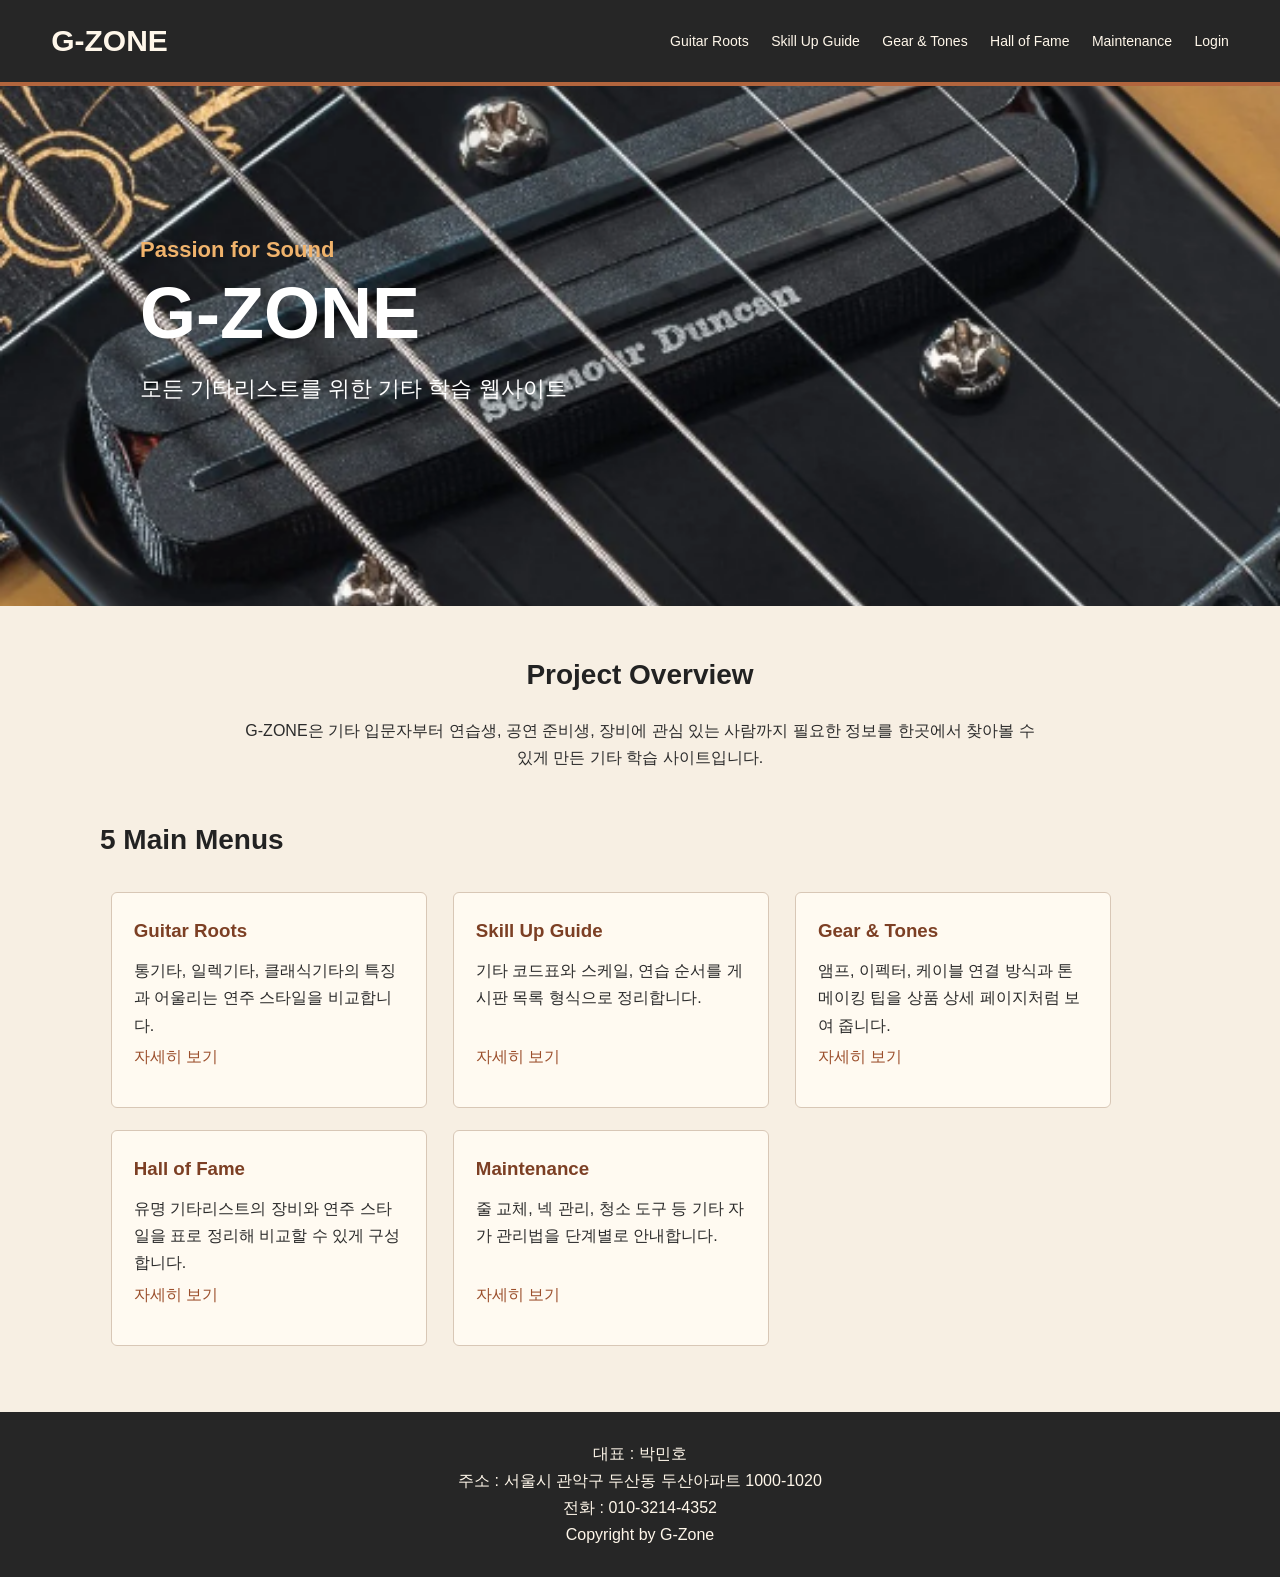
<file: index.html>
﻿<!DOCTYPE html>
<html lang="ko">
<head>
  <meta charset="UTF-8">
  <title>G-ZONE</title>
  <link rel="stylesheet" href="style.css">
</head>
<body>
  <header>
    <div id="logo"><a href="index.html">G-ZONE</a></div>
    <nav>
      <ul>
        <li><a href="roots.html">Guitar Roots</a></li>
        <li><a href="skill.html">Skill Up Guide</a></li>
        <li><a href="gear.html">Gear &amp; Tones</a></li>
        <li><a href="hall.html">Hall of Fame</a></li>
        <li><a href="maintenance.html">Maintenance</a></li>
        <li><a href="login.html">Login</a></li>
      </ul>
    </nav>
  </header>

  <main>
    <section id="hero">
      <div class="hero_text">
        <p class="small_title">Passion for Sound</p>
        <h1>G-ZONE</h1>
        <p>모든 기타리스트를 위한 기타 학습 웹사이트</p>
      </div>
    </section>

    <section class="page_intro">
      <h2>Project Overview</h2>
      <p>
        G-ZONE은 기타 입문자부터 연습생, 공연 준비생, 장비에 관심 있는 사람까지
        필요한 정보를 한곳에서 찾아볼 수 있게 만든 기타 학습 사이트입니다.
      </p>
    </section>

    <section id="core_menu" class="section_area">
      <h2>5 Main Menus</h2>
      <article class="menu_card">
        <h3>Guitar Roots</h3>
        <p>통기타, 일렉기타, 클래식기타의 특징과 어울리는 연주 스타일을 비교합니다.</p>
        <a href="roots.html">자세히 보기</a>
      </article>
      <article class="menu_card">
        <h3>Skill Up Guide</h3>
        <p>기타 코드표와 스케일, 연습 순서를 게시판 목록 형식으로 정리합니다.</p>
        <a href="skill.html">자세히 보기</a>
      </article>
      <article class="menu_card">
        <h3>Gear &amp; Tones</h3>
        <p>앰프, 이펙터, 케이블 연결 방식과 톤 메이킹 팁을 상품 상세 페이지처럼 보여 줍니다.</p>
        <a href="gear.html">자세히 보기</a>
      </article>
      <article class="menu_card">
        <h3>Hall of Fame</h3>
        <p>유명 기타리스트의 장비와 연주 스타일을 표로 정리해 비교할 수 있게 구성합니다.</p>
        <a href="hall.html">자세히 보기</a>
      </article>
      <article class="menu_card">
        <h3>Maintenance</h3>
        <p>줄 교체, 넥 관리, 청소 도구 등 기타 자가 관리법을 단계별로 안내합니다.</p>
        <a href="maintenance.html">자세히 보기</a>
      </article>
    </section>

  </main>

  <footer>
    <p>대표 : 박민호<br>
    주소 : 서울시 관악구 두산동 두산아파트 1000-1020<br>
    전화 : 010-3214-4352<br>
    Copyright by G-Zone</p>
  </footer>
</body>
</html>
</file>
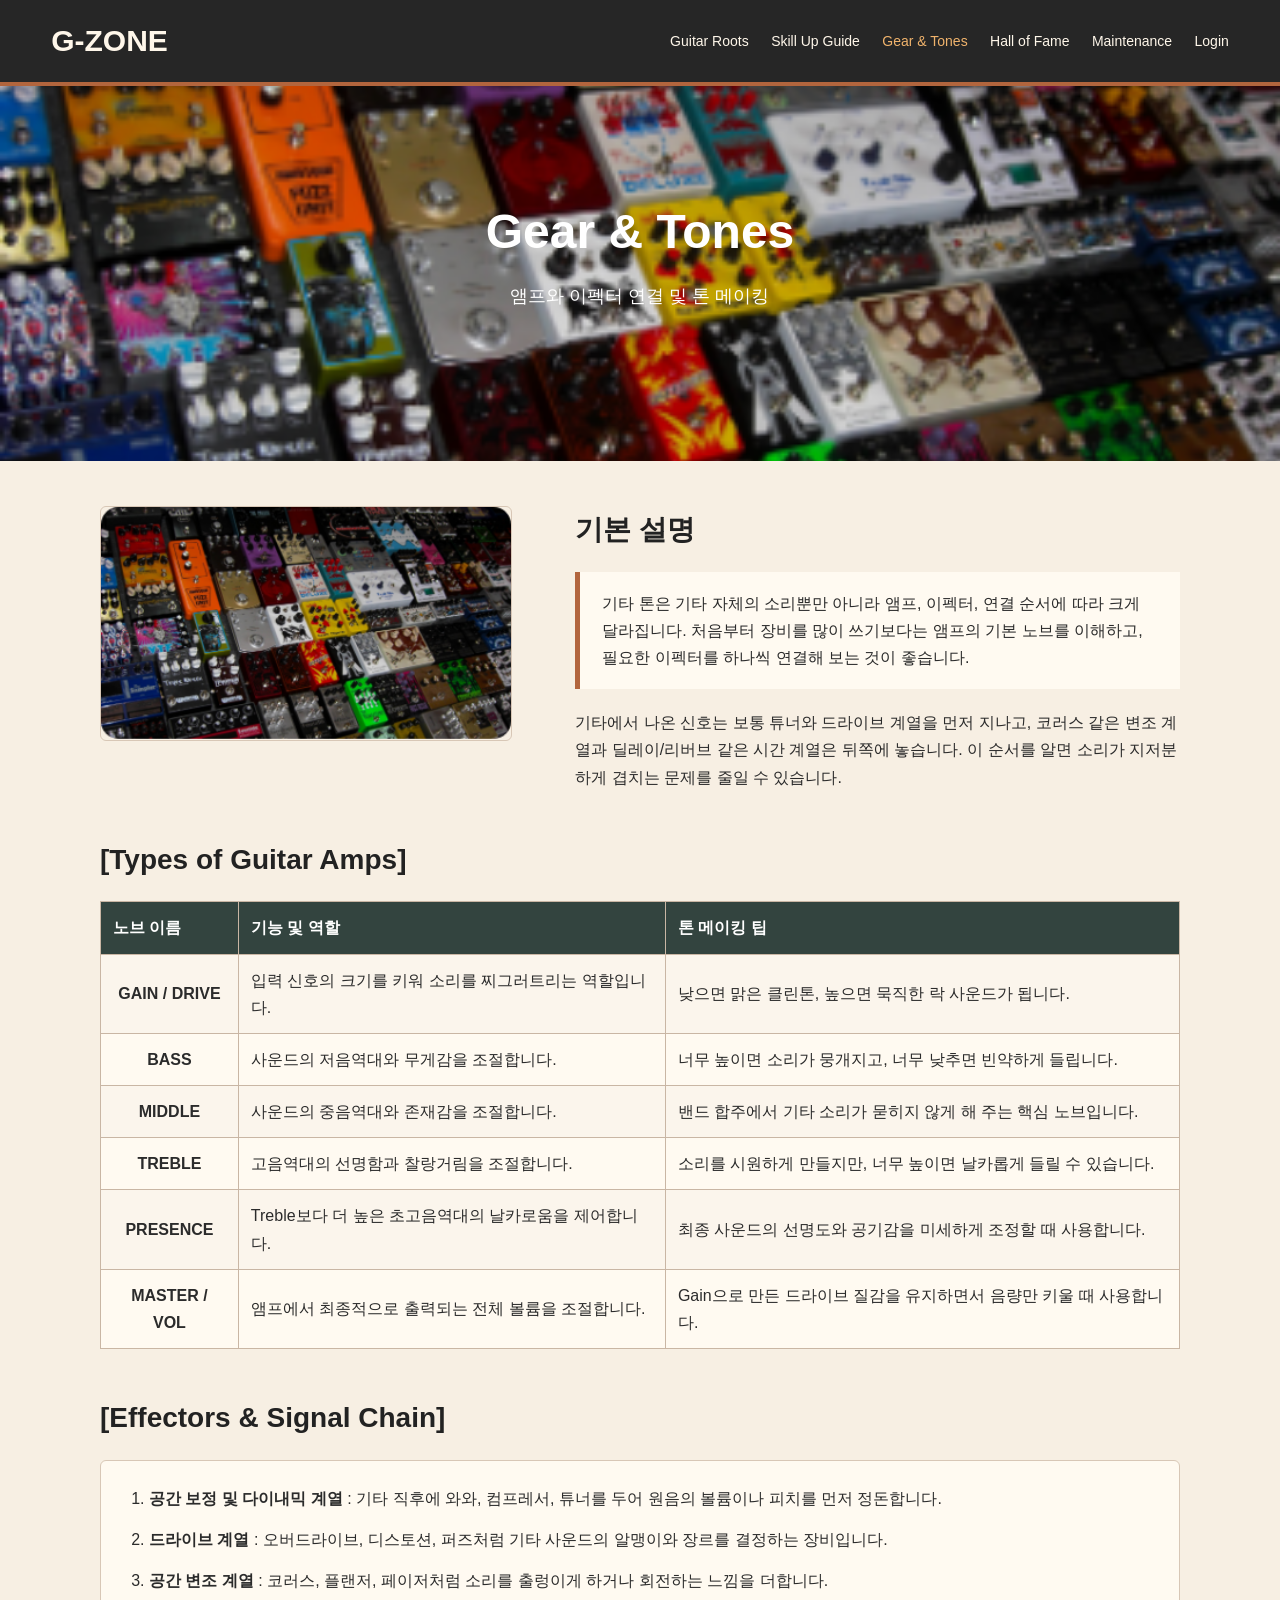
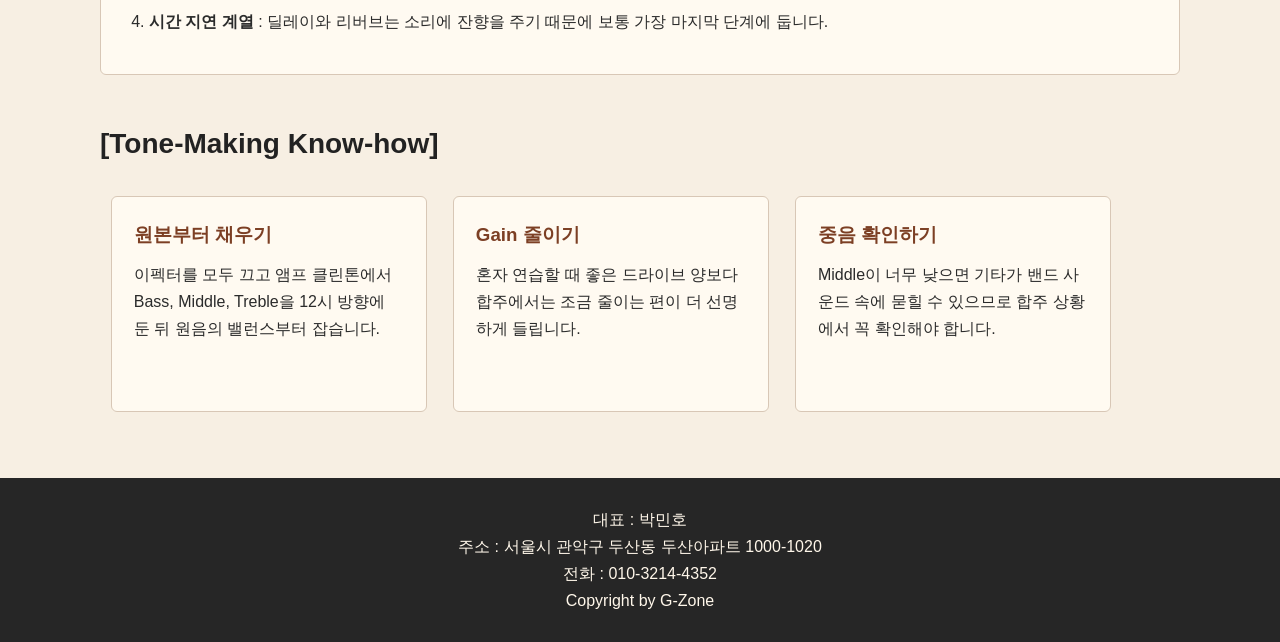
<file: gear.html>
﻿<!DOCTYPE html>
<html lang="ko">
<head>
  <meta charset="UTF-8">
  <title>Gear & Tones - G-ZONE</title>
  <link rel="stylesheet" href="style.css">
</head>
<body>
  <header>
    <div id="logo"><a href="index.html">G-ZONE</a></div>
    <nav>
      <ul>
        <li><a href="roots.html">Guitar Roots</a></li>
        <li><a href="skill.html">Skill Up Guide</a></li>
        <li><a class="active" href="gear.html">Gear &amp; Tones</a></li>
        <li><a href="hall.html">Hall of Fame</a></li>
        <li><a href="maintenance.html">Maintenance</a></li>
        <li><a href="login.html">Login</a></li>
      </ul>
    </nav>
  </header>

  <main>
    <section class="sub_visual gear_visual">
      <h1>Gear &amp; Tones</h1>
      <p>앰프와 이펙터 연결 및 톤 메이킹</p>
    </section>

    <section class="section_area product_area">
      <div class="product_img">
        <img src="image/pedalboard.png" alt="이펙터 페달보드">
      </div>
      <div class="product_text">
        <h2>기본 설명</h2>
        <p class="lead_text">
          기타 톤은 기타 자체의 소리뿐만 아니라 앰프, 이펙터, 연결 순서에 따라 크게 달라집니다.
          처음부터 장비를 많이 쓰기보다는 앰프의 기본 노브를 이해하고, 필요한 이펙터를 하나씩 연결해 보는 것이 좋습니다.
        </p>
        <p>
          기타에서 나온 신호는 보통 튜너와 드라이브 계열을 먼저 지나고, 코러스 같은 변조 계열과 딜레이/리버브 같은 시간 계열은 뒤쪽에 놓습니다.
          이 순서를 알면 소리가 지저분하게 겹치는 문제를 줄일 수 있습니다.
        </p>
      </div>
    </section>

    <section class="section_area">
      <h2>[Types of Guitar Amps]</h2>
      <div class="table_wrap">
        <table>
          <tr>
            <th>노브 이름</th>
            <th>기능 및 역할</th>
            <th>톤 메이킹 팁</th>
          </tr>
          <tr class="even">
            <td class="text_center"><strong>GAIN / DRIVE</strong></td>
            <td>입력 신호의 크기를 키워 소리를 찌그러트리는 역할입니다.</td>
            <td>낮으면 맑은 클린톤, 높으면 묵직한 락 사운드가 됩니다.</td>
          </tr>
          <tr>
            <td class="text_center"><strong>BASS</strong></td>
            <td>사운드의 저음역대와 무게감을 조절합니다.</td>
            <td>너무 높이면 소리가 뭉개지고, 너무 낮추면 빈약하게 들립니다.</td>
          </tr>
          <tr class="even">
            <td class="text_center"><strong>MIDDLE</strong></td>
            <td>사운드의 중음역대와 존재감을 조절합니다.</td>
            <td>밴드 합주에서 기타 소리가 묻히지 않게 해 주는 핵심 노브입니다.</td>
          </tr>
          <tr>
            <td class="text_center"><strong>TREBLE</strong></td>
            <td>고음역대의 선명함과 찰랑거림을 조절합니다.</td>
            <td>소리를 시원하게 만들지만, 너무 높이면 날카롭게 들릴 수 있습니다.</td>
          </tr>
          <tr class="even">
            <td class="text_center"><strong>PRESENCE</strong></td>
            <td>Treble보다 더 높은 초고음역대의 날카로움을 제어합니다.</td>
            <td>최종 사운드의 선명도와 공기감을 미세하게 조정할 때 사용합니다.</td>
          </tr>
          <tr>
            <td class="text_center"><strong>MASTER / VOL</strong></td>
            <td>앰프에서 최종적으로 출력되는 전체 볼륨을 조절합니다.</td>
            <td>Gain으로 만든 드라이브 질감을 유지하면서 음량만 키울 때 사용합니다.</td>
          </tr>
        </table>
      </div>
    </section>

    <section class="section_area">
      <h2>[Effectors &amp; Signal Chain]</h2>
      <ol class="step_list note_box">
        <li><strong>공간 보정 및 다이내믹 계열</strong> : 기타 직후에 와와, 컴프레서, 튜너를 두어 원음의 볼륨이나 피치를 먼저 정돈합니다.</li>
        <li><strong>드라이브 계열</strong> : 오버드라이브, 디스토션, 퍼즈처럼 기타 사운드의 알맹이와 장르를 결정하는 장비입니다.</li>
        <li><strong>공간 변조 계열</strong> : 코러스, 플랜저, 페이저처럼 소리를 출렁이게 하거나 회전하는 느낌을 더합니다.</li>
        <li><strong>시간 지연 계열</strong> : 딜레이와 리버브는 소리에 잔향을 주기 때문에 보통 가장 마지막 단계에 둡니다.</li>
      </ol>
    </section>

    <section class="section_area">
      <h2>[Tone-Making Know-how]</h2>
      <article class="menu_card">
        <h3>원본부터 채우기</h3>
        <p>이펙터를 모두 끄고 앰프 클린톤에서 Bass, Middle, Treble을 12시 방향에 둔 뒤 원음의 밸런스부터 잡습니다.</p>
      </article>
      <article class="menu_card">
        <h3>Gain 줄이기</h3>
        <p>혼자 연습할 때 좋은 드라이브 양보다 합주에서는 조금 줄이는 편이 더 선명하게 들립니다.</p>
      </article>
      <article class="menu_card">
        <h3>중음 확인하기</h3>
        <p>Middle이 너무 낮으면 기타가 밴드 사운드 속에 묻힐 수 있으므로 합주 상황에서 꼭 확인해야 합니다.</p>
      </article>
    </section>
  </main>

  <footer>
    <p>대표 : 박민호<br>
    주소 : 서울시 관악구 두산동 두산아파트 1000-1020<br>
    전화 : 010-3214-4352<br>
    Copyright by G-Zone</p>
  </footer>
</body>
</html>
</file>
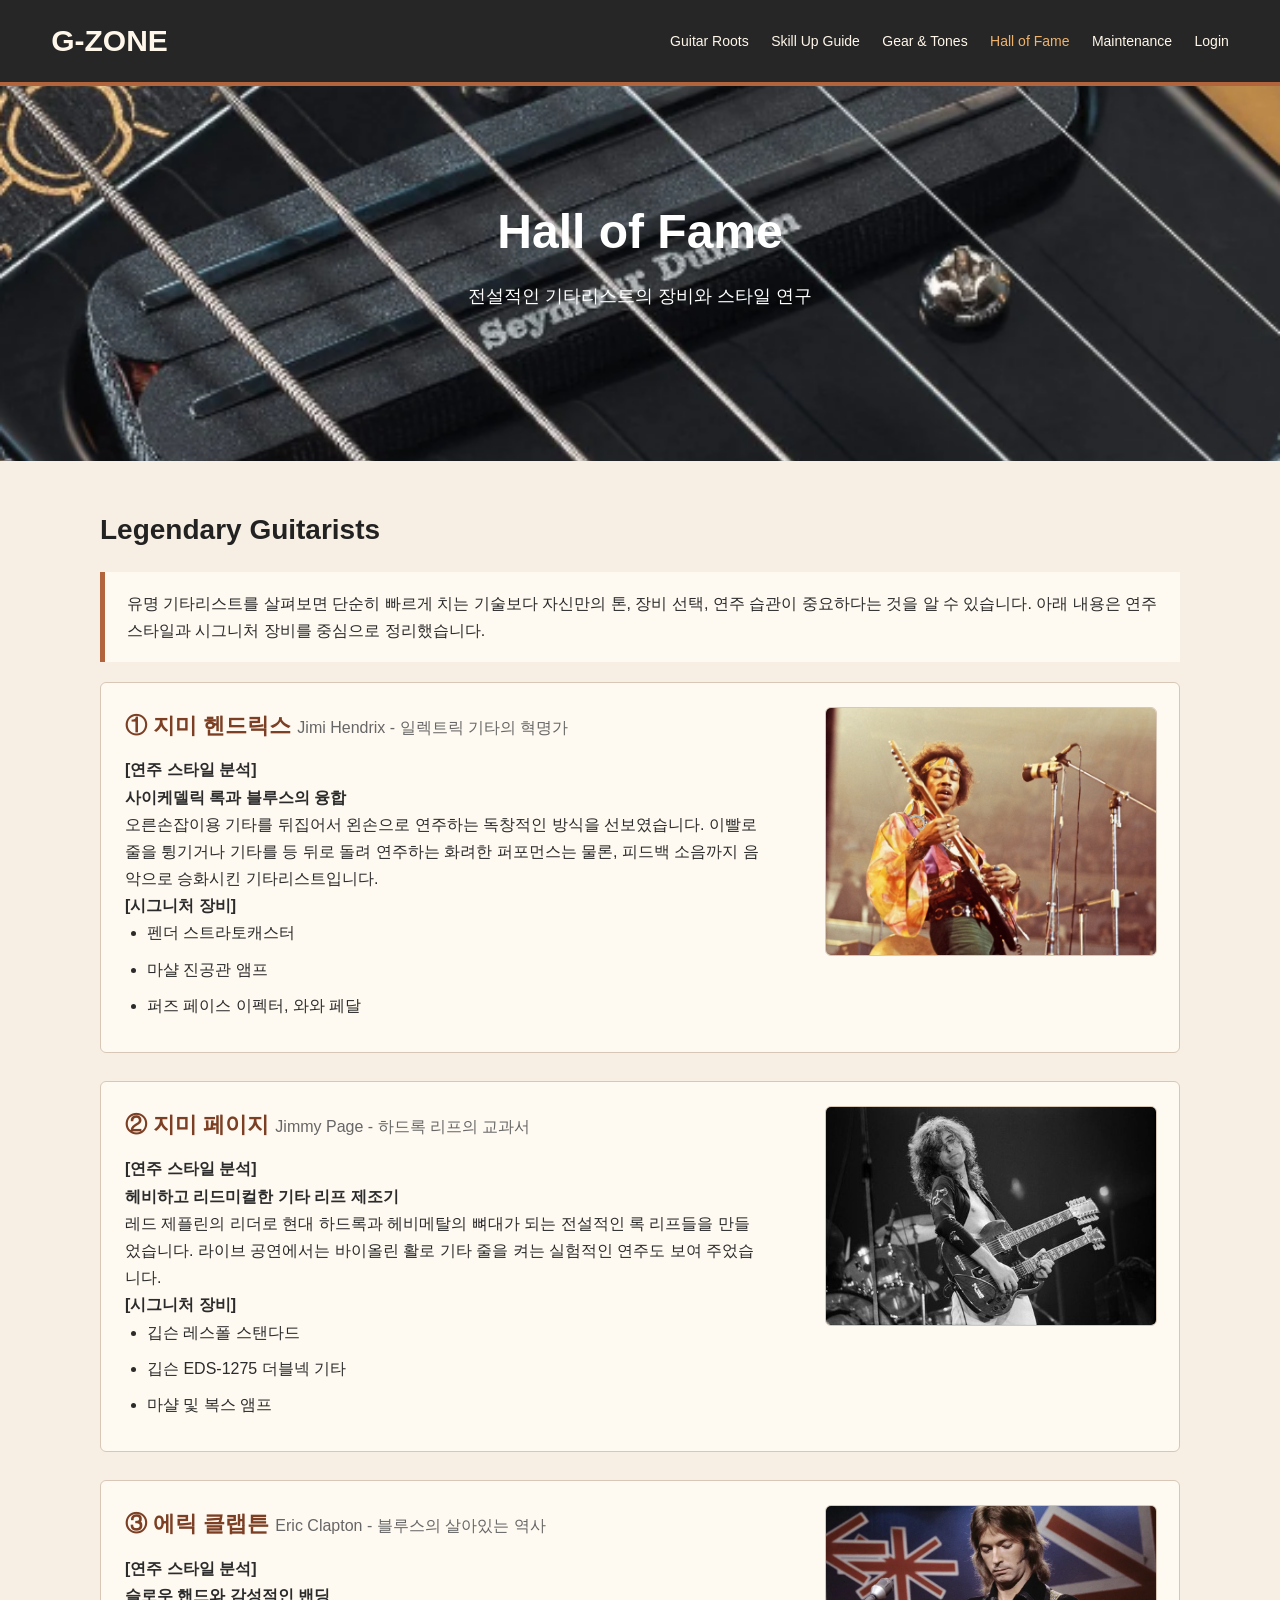
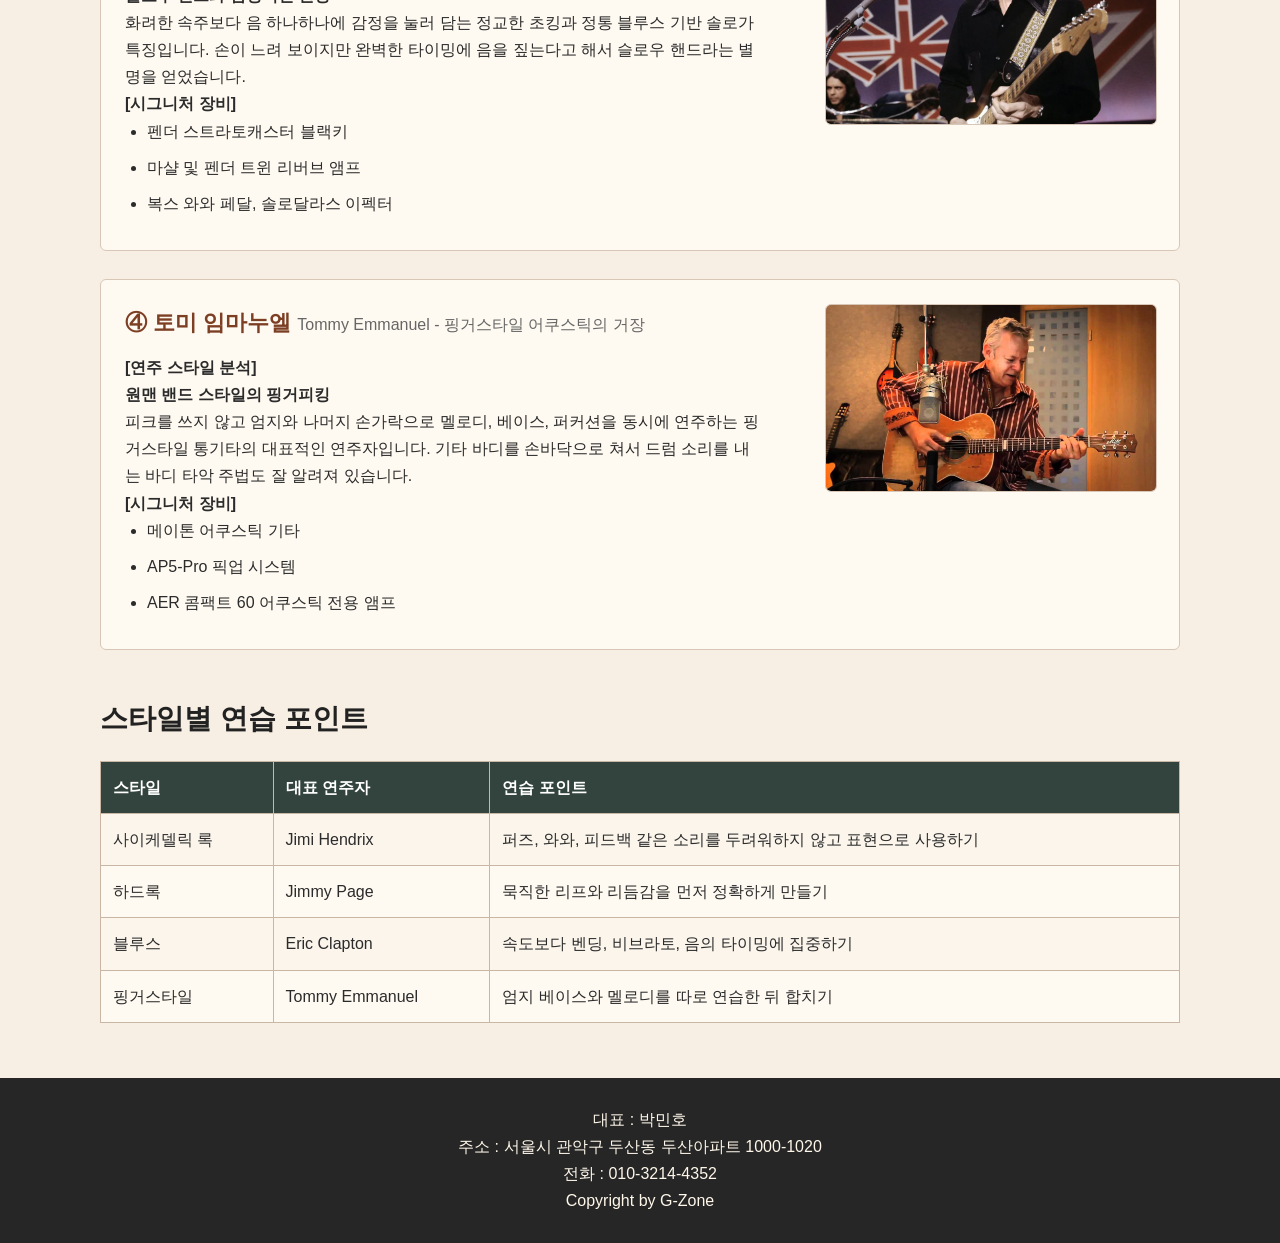
<file: hall.html>
﻿<!DOCTYPE html>
<html lang="ko">
<head>
  <meta charset="UTF-8">
  <title>Hall of Fame - G-ZONE</title>
  <link rel="stylesheet" href="style.css">
</head>
<body>
  <header>
    <div id="logo"><a href="index.html">G-ZONE</a></div>
    <nav>
      <ul>
        <li><a href="roots.html">Guitar Roots</a></li>
        <li><a href="skill.html">Skill Up Guide</a></li>
        <li><a href="gear.html">Gear &amp; Tones</a></li>
        <li><a class="active" href="hall.html">Hall of Fame</a></li>
        <li><a href="maintenance.html">Maintenance</a></li>
        <li><a href="login.html">Login</a></li>
      </ul>
    </nav>
  </header>

  <main>
    <section class="sub_visual hall_visual">
      <h1>Hall of Fame</h1>
      <p>전설적인 기타리스트의 장비와 스타일 연구</p>
    </section>

    <section class="section_area">
      <h2>Legendary Guitarists</h2>
      <p class="lead_text">
        유명 기타리스트를 살펴보면 단순히 빠르게 치는 기술보다 자신만의 톤, 장비 선택, 연주 습관이 중요하다는 것을 알 수 있습니다.
        아래 내용은 연주 스타일과 시그니처 장비를 중심으로 정리했습니다.
      </p>

      <article class="artist_box">
        <div class="artist_text">
          <h3>① 지미 헨드릭스 <span class="sub_title">Jimi Hendrix - 일렉트릭 기타의 혁명가</span></h3>
          <h4>[연주 스타일 분석]</h4>
          <p><strong>사이케델릭 록과 블루스의 융합</strong></p>
          <p>오른손잡이용 기타를 뒤집어서 왼손으로 연주하는 독창적인 방식을 선보였습니다. 이빨로 줄을 튕기거나 기타를 등 뒤로 돌려 연주하는 화려한 퍼포먼스는 물론, 피드백 소음까지 음악으로 승화시킨 기타리스트입니다.</p>
          <h4>[시그니처 장비]</h4>
          <ul>
            <li>펜더 스트라토캐스터</li>
            <li>마샬 진공관 앰프</li>
            <li>퍼즈 페이스 이펙터, 와와 페달</li>
          </ul>
        </div>
        <div class="artist_photo">
          <img src="image/jimi.jpg" alt="지미 헨드릭스">
        </div>
      </article>

      <article class="artist_box">
        <div class="artist_text">
          <h3>② 지미 페이지 <span class="sub_title">Jimmy Page - 하드록 리프의 교과서</span></h3>
          <h4>[연주 스타일 분석]</h4>
          <p><strong>헤비하고 리드미컬한 기타 리프 제조기</strong></p>
          <p>레드 제플린의 리더로 현대 하드록과 헤비메탈의 뼈대가 되는 전설적인 록 리프들을 만들었습니다. 라이브 공연에서는 바이올린 활로 기타 줄을 켜는 실험적인 연주도 보여 주었습니다.</p>
          <h4>[시그니처 장비]</h4>
          <ul>
            <li>깁슨 레스폴 스탠다드</li>
            <li>깁슨 EDS-1275 더블넥 기타</li>
            <li>마샬 및 복스 앰프</li>
          </ul>
        </div>
        <div class="artist_photo">
          <img src="image/jimip.jpg" alt="지미 페이지">
        </div>
      </article>

      <article class="artist_box">
        <div class="artist_text">
          <h3>③ 에릭 클랩튼 <span class="sub_title">Eric Clapton - 블루스의 살아있는 역사</span></h3>
          <h4>[연주 스타일 분석]</h4>
          <p><strong>슬로우 핸드와 감성적인 밴딩</strong></p>
          <p>화려한 속주보다 음 하나하나에 감정을 눌러 담는 정교한 초킹과 정통 블루스 기반 솔로가 특징입니다. 손이 느려 보이지만 완벽한 타이밍에 음을 짚는다고 해서 슬로우 핸드라는 별명을 얻었습니다.</p>
          <h4>[시그니처 장비]</h4>
          <ul>
            <li>펜더 스트라토캐스터 블랙키</li>
            <li>마샬 및 펜더 트윈 리버브 앰프</li>
            <li>복스 와와 페달, 솔로달라스 이펙터</li>
          </ul>
        </div>
        <div class="artist_photo">
          <img src="image/eric.webp" alt="에릭 클랩튼">
        </div>
      </article>

      <article class="artist_box">
        <div class="artist_text">
          <h3>④ 토미 임마누엘 <span class="sub_title">Tommy Emmanuel - 핑거스타일 어쿠스틱의 거장</span></h3>
          <h4>[연주 스타일 분석]</h4>
          <p><strong>원맨 밴드 스타일의 핑거피킹</strong></p>
          <p>피크를 쓰지 않고 엄지와 나머지 손가락으로 멜로디, 베이스, 퍼커션을 동시에 연주하는 핑거스타일 통기타의 대표적인 연주자입니다. 기타 바디를 손바닥으로 쳐서 드럼 소리를 내는 바디 타악 주법도 잘 알려져 있습니다.</p>
          <h4>[시그니처 장비]</h4>
          <ul>
            <li>메이톤 어쿠스틱 기타</li>
            <li>AP5-Pro 픽업 시스템</li>
            <li>AER 콤팩트 60 어쿠스틱 전용 앰프</li>
          </ul>
        </div>
        <div class="artist_photo">
          <img src="image/tomi.jpg" alt="토미 임마누엘">
        </div>
      </article>
    </section>

    <section class="section_area">
      <h2>스타일별 연습 포인트</h2>
      <div class="table_wrap">
        <table>
          <tr>
            <th>스타일</th>
            <th>대표 연주자</th>
            <th>연습 포인트</th>
          </tr>
          <tr class="even">
            <td>사이케델릭 록</td>
            <td>Jimi Hendrix</td>
            <td>퍼즈, 와와, 피드백 같은 소리를 두려워하지 않고 표현으로 사용하기</td>
          </tr>
          <tr>
            <td>하드록</td>
            <td>Jimmy Page</td>
            <td>묵직한 리프와 리듬감을 먼저 정확하게 만들기</td>
          </tr>
          <tr class="even">
            <td>블루스</td>
            <td>Eric Clapton</td>
            <td>속도보다 벤딩, 비브라토, 음의 타이밍에 집중하기</td>
          </tr>
          <tr>
            <td>핑거스타일</td>
            <td>Tommy Emmanuel</td>
            <td>엄지 베이스와 멜로디를 따로 연습한 뒤 합치기</td>
          </tr>
        </table>
      </div>
    </section>
  </main>

  <footer>
    <p>대표 : 박민호<br>
    주소 : 서울시 관악구 두산동 두산아파트 1000-1020<br>
    전화 : 010-3214-4352<br>
    Copyright by G-Zone</p>
  </footer>
</body>
</html>
</file>
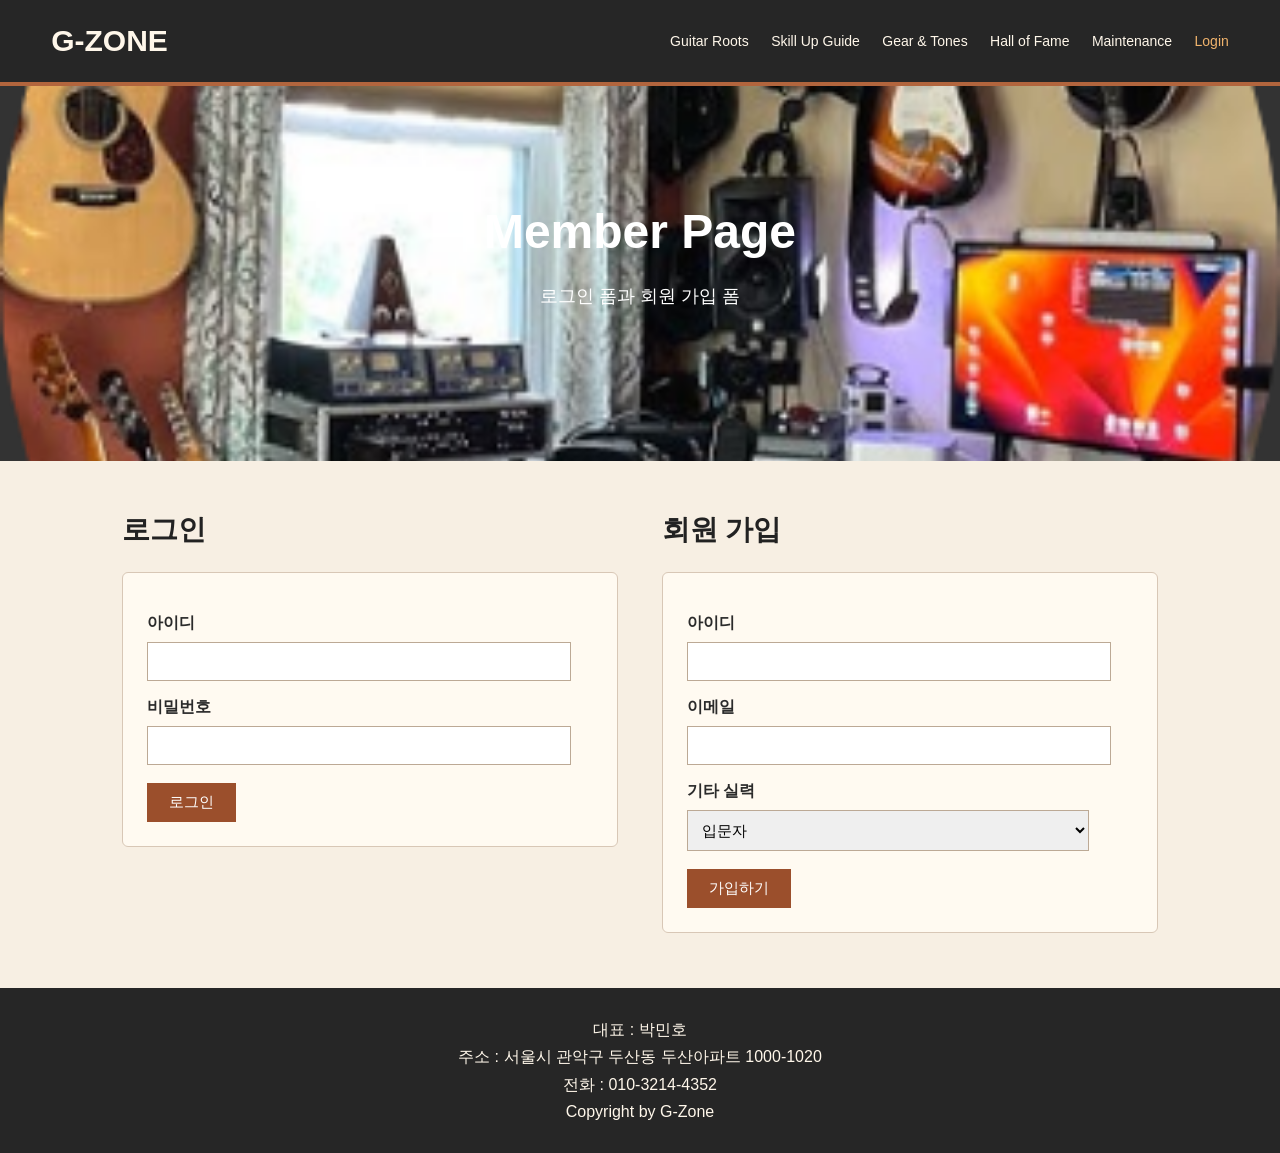
<file: login.html>
﻿<!DOCTYPE html>
<html lang="ko">
<head>
  <meta charset="UTF-8">
  <title>Login - G-ZONE</title>
  <link rel="stylesheet" href="style.css">
</head>
<body>
  <header>
    <div id="logo"><a href="index.html">G-ZONE</a></div>
    <nav>
      <ul>
        <li><a href="roots.html">Guitar Roots</a></li>
        <li><a href="skill.html">Skill Up Guide</a></li>
        <li><a href="gear.html">Gear &amp; Tones</a></li>
        <li><a href="hall.html">Hall of Fame</a></li>
        <li><a href="maintenance.html">Maintenance</a></li>
        <li><a class="active" href="login.html">Login</a></li>
      </ul>
    </nav>
  </header>

  <main>
    <section class="sub_visual login_visual">
      <h1>Member Page</h1>
      <p>로그인 폼과 회원 가입 폼</p>
    </section>

    <section class="section_area form_columns">
      <div class="form_box">
        <h2>로그인</h2>
        <form>
          <label for="user_id">아이디</label>
          <input type="text" id="user_id" name="user_id">

          <label for="user_pw">비밀번호</label>
          <input type="password" id="user_pw" name="user_pw">

          <input type="submit" value="로그인">
        </form>
      </div>

      <div class="form_box">
        <h2>회원 가입</h2>
        <form>
          <label for="join_id">아이디</label>
          <input type="text" id="join_id" name="join_id">

          <label for="join_email">이메일</label>
          <input type="text" id="join_email" name="join_email">

          <label for="join_level">기타 실력</label>
          <select id="join_level" name="join_level">
            <option>입문자</option>
            <option>연습생</option>
            <option>공연 경험 있음</option>
          </select>

          <input type="submit" value="가입하기">
        </form>
      </div>
    </section>
  </main>

  <footer>
    <p>대표 : 박민호<br>
    주소 : 서울시 관악구 두산동 두산아파트 1000-1020<br>
    전화 : 010-3214-4352<br>
    Copyright by G-Zone</p>
  </footer>
</body>
</html>
</file>
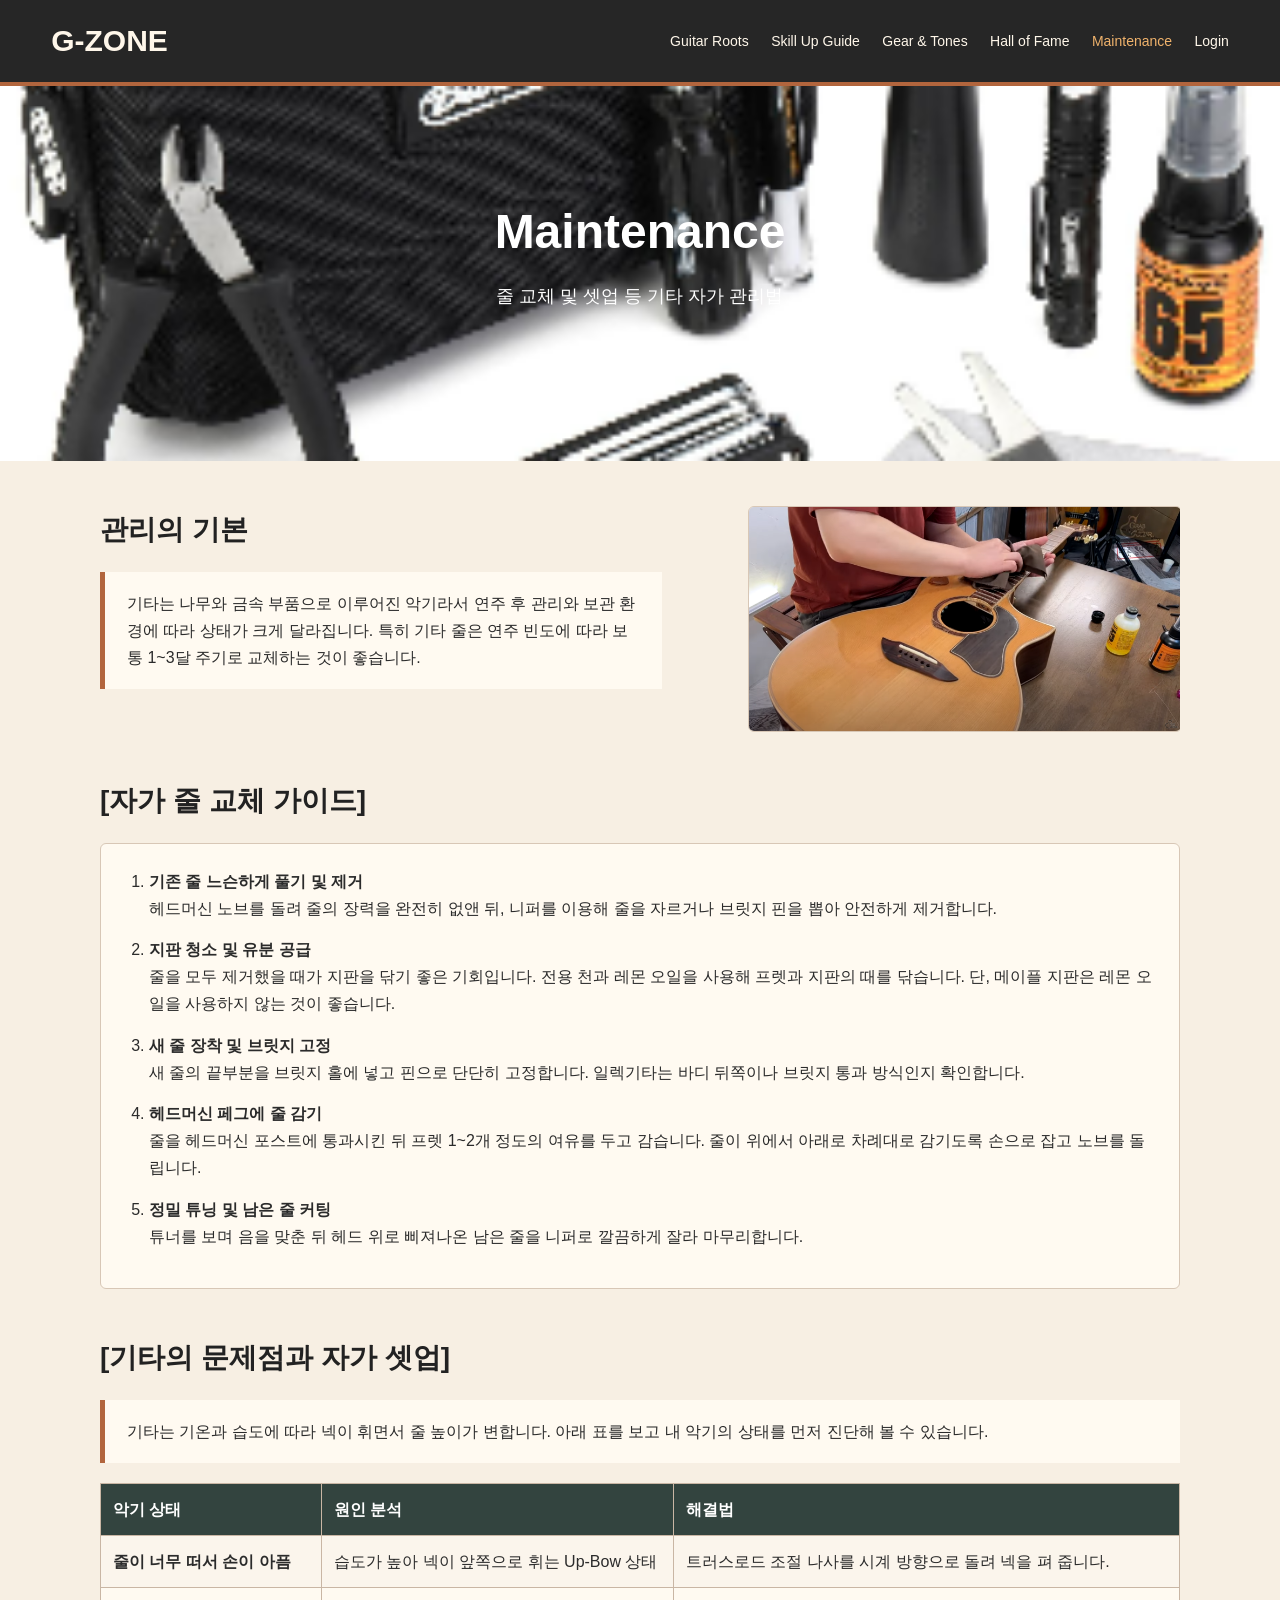
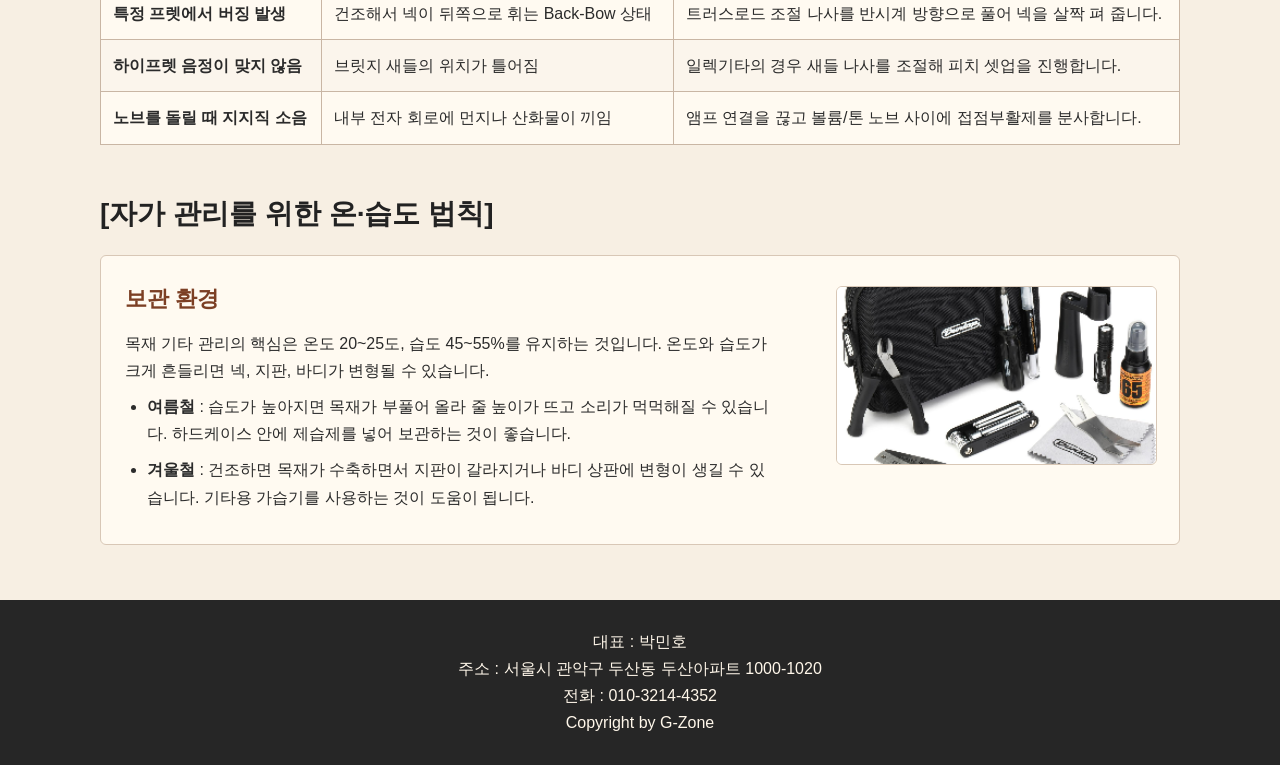
<file: maintenance.html>
﻿<!DOCTYPE html>
<html lang="ko">
<head>
  <meta charset="UTF-8">
  <title>Maintenance - G-ZONE</title>
  <link rel="stylesheet" href="style.css">
</head>
<body>
  <header>
    <div id="logo"><a href="index.html">G-ZONE</a></div>
    <nav>
      <ul>
        <li><a href="roots.html">Guitar Roots</a></li>
        <li><a href="skill.html">Skill Up Guide</a></li>
        <li><a href="gear.html">Gear &amp; Tones</a></li>
        <li><a href="hall.html">Hall of Fame</a></li>
        <li><a class="active" href="maintenance.html">Maintenance</a></li>
        <li><a href="login.html">Login</a></li>
      </ul>
    </nav>
  </header>

  <main>
    <section class="sub_visual maintenance_visual">
      <h1>Maintenance</h1>
      <p>줄 교체 및 셋업 등 기타 자가 관리법</p>
    </section>

    <section class="section_area two_column">
      <div class="text_box">
        <h2>관리의 기본</h2>
        <p class="lead_text">
          기타는 나무와 금속 부품으로 이루어진 악기라서 연주 후 관리와 보관 환경에 따라 상태가 크게 달라집니다.
          특히 기타 줄은 연주 빈도에 따라 보통 1~3달 주기로 교체하는 것이 좋습니다.
        </p>
      </div>
      <div class="image_box">
        <img src="image/maintg.png" alt="기타 관리 이미지">
      </div>
    </section>

    <section class="section_area">
      <h2>[자가 줄 교체 가이드]</h2>
      <ol class="step_list note_box">
        <li><strong>기존 줄 느슨하게 풀기 및 제거</strong><br>헤드머신 노브를 돌려 줄의 장력을 완전히 없앤 뒤, 니퍼를 이용해 줄을 자르거나 브릿지 핀을 뽑아 안전하게 제거합니다.</li>
        <li><strong>지판 청소 및 유분 공급</strong><br>줄을 모두 제거했을 때가 지판을 닦기 좋은 기회입니다. 전용 천과 레몬 오일을 사용해 프렛과 지판의 때를 닦습니다. 단, 메이플 지판은 레몬 오일을 사용하지 않는 것이 좋습니다.</li>
        <li><strong>새 줄 장착 및 브릿지 고정</strong><br>새 줄의 끝부분을 브릿지 홀에 넣고 핀으로 단단히 고정합니다. 일렉기타는 바디 뒤쪽이나 브릿지 통과 방식인지 확인합니다.</li>
        <li><strong>헤드머신 페그에 줄 감기</strong><br>줄을 헤드머신 포스트에 통과시킨 뒤 프렛 1~2개 정도의 여유를 두고 감습니다. 줄이 위에서 아래로 차례대로 감기도록 손으로 잡고 노브를 돌립니다.</li>
        <li><strong>정밀 튜닝 및 남은 줄 커팅</strong><br>튜너를 보며 음을 맞춘 뒤 헤드 위로 삐져나온 남은 줄을 니퍼로 깔끔하게 잘라 마무리합니다.</li>
      </ol>
    </section>

    <section class="section_area">
      <h2>[기타의 문제점과 자가 셋업]</h2>
      <p class="lead_text">기타는 기온과 습도에 따라 넥이 휘면서 줄 높이가 변합니다. 아래 표를 보고 내 악기의 상태를 먼저 진단해 볼 수 있습니다.</p>
      <div class="table_wrap">
        <table>
          <tr>
            <th>악기 상태</th>
            <th>원인 분석</th>
            <th>해결법</th>
          </tr>
          <tr class="even">
            <td><strong>줄이 너무 떠서 손이 아픔</strong></td>
            <td>습도가 높아 넥이 앞쪽으로 휘는 Up-Bow 상태</td>
            <td>트러스로드 조절 나사를 시계 방향으로 돌려 넥을 펴 줍니다.</td>
          </tr>
          <tr>
            <td><strong>특정 프렛에서 버징 발생</strong></td>
            <td>건조해서 넥이 뒤쪽으로 휘는 Back-Bow 상태</td>
            <td>트러스로드 조절 나사를 반시계 방향으로 풀어 넥을 살짝 펴 줍니다.</td>
          </tr>
          <tr class="even">
            <td><strong>하이프렛 음정이 맞지 않음</strong></td>
            <td>브릿지 새들의 위치가 틀어짐</td>
            <td>일렉기타의 경우 새들 나사를 조절해 피치 셋업을 진행합니다.</td>
          </tr>
          <tr>
            <td><strong>노브를 돌릴 때 지지직 소음</strong></td>
            <td>내부 전자 회로에 먼지나 산화물이 끼임</td>
            <td>앰프 연결을 끊고 볼륨/톤 노브 사이에 접점부활제를 분사합니다.</td>
          </tr>
        </table>
      </div>
    </section>

    <section class="section_area">
      <h2>[자가 관리를 위한 온·습도 법칙]</h2>
      <article class="detail_card">
        <div class="detail_text">
          <h3>보관 환경</h3>
          <p>목재 기타 관리의 핵심은 온도 20~25도, 습도 45~55%를 유지하는 것입니다. 온도와 습도가 크게 흔들리면 넥, 지판, 바디가 변형될 수 있습니다.</p>
          <ul>
            <li><strong>여름철</strong> : 습도가 높아지면 목재가 부풀어 올라 줄 높이가 뜨고 소리가 먹먹해질 수 있습니다. 하드케이스 안에 제습제를 넣어 보관하는 것이 좋습니다.</li>
            <li><strong>겨울철</strong> : 건조하면 목재가 수축하면서 지판이 갈라지거나 바디 상판에 변형이 생길 수 있습니다. 기타용 가습기를 사용하는 것이 도움이 됩니다.</li>
          </ul>
        </div>
        <div class="detail_img">
          <img src="image/care_tools.png" alt="기타 관리 도구">
        </div>
      </article>
    </section>
  </main>

  <footer>
    <p>대표 : 박민호<br>
    주소 : 서울시 관악구 두산동 두산아파트 1000-1020<br>
    전화 : 010-3214-4352<br>
    Copyright by G-Zone</p>
  </footer>
</body>
</html>
</file>
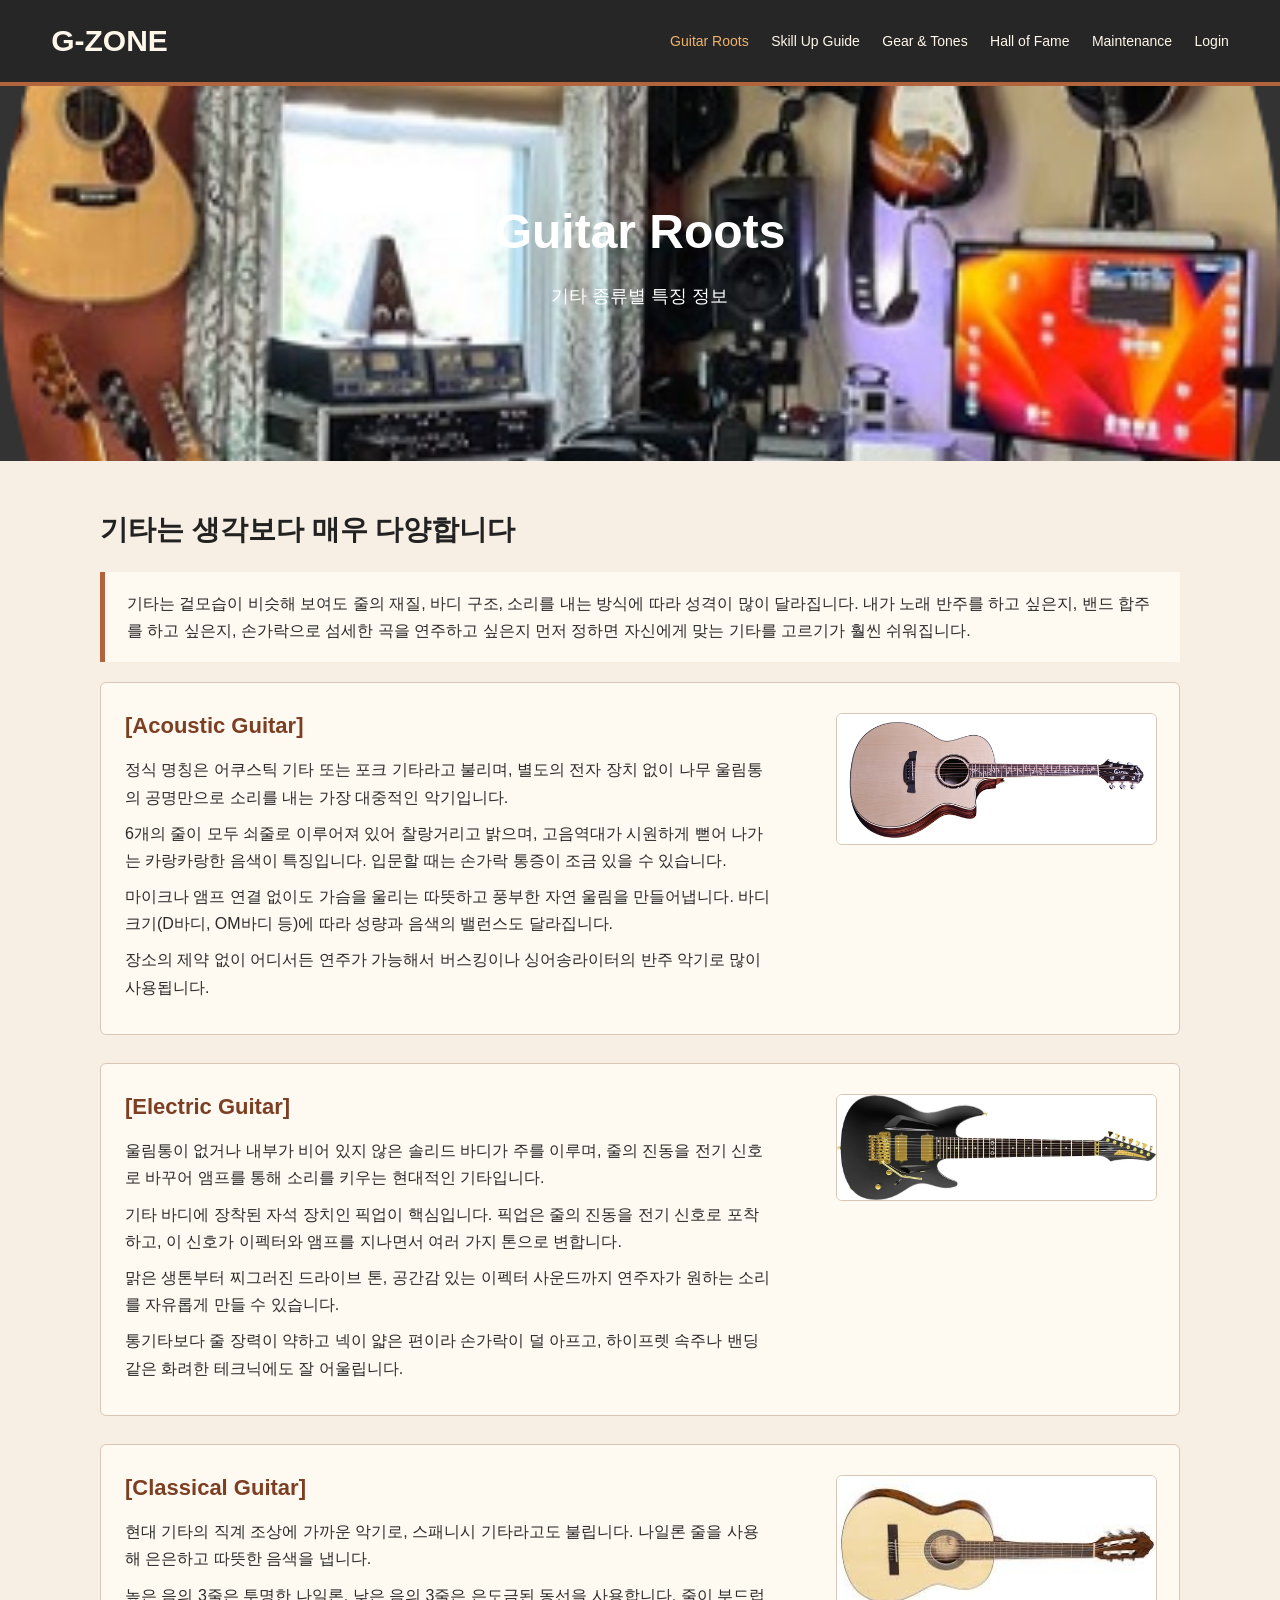
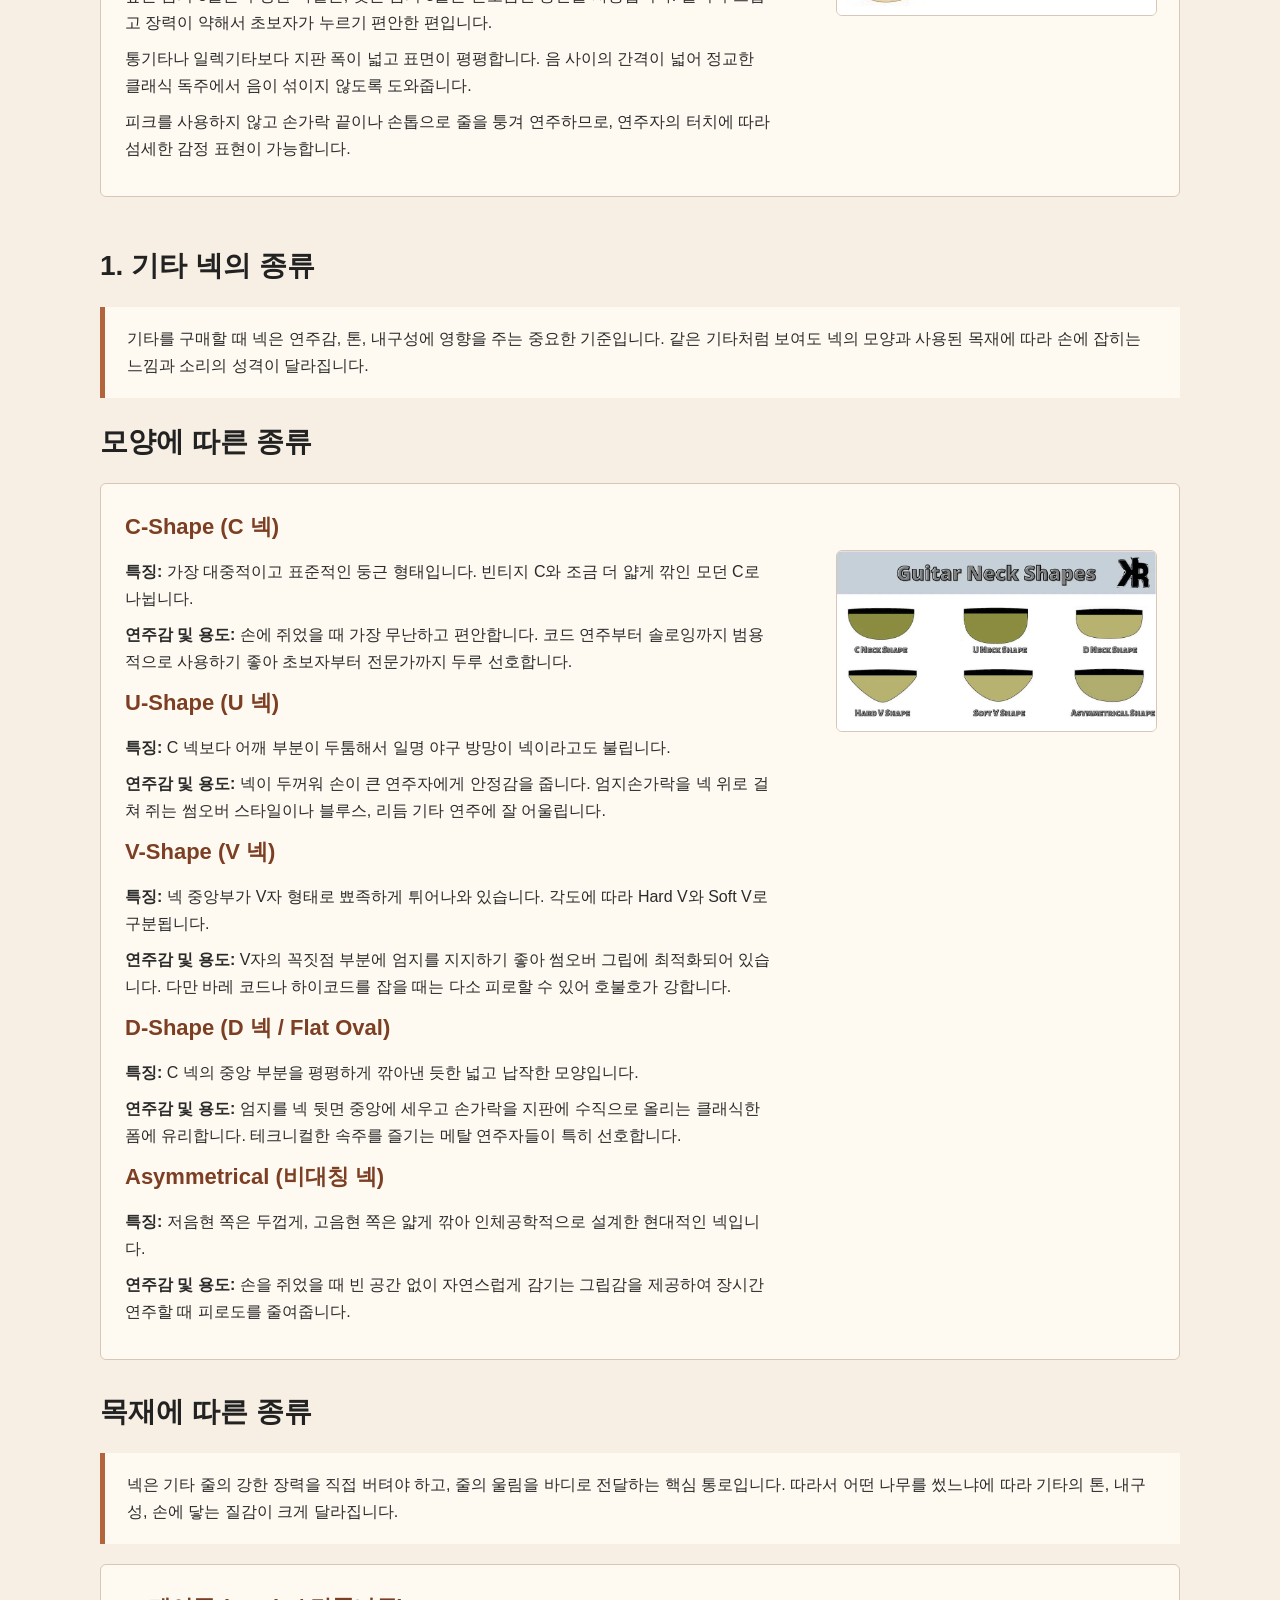
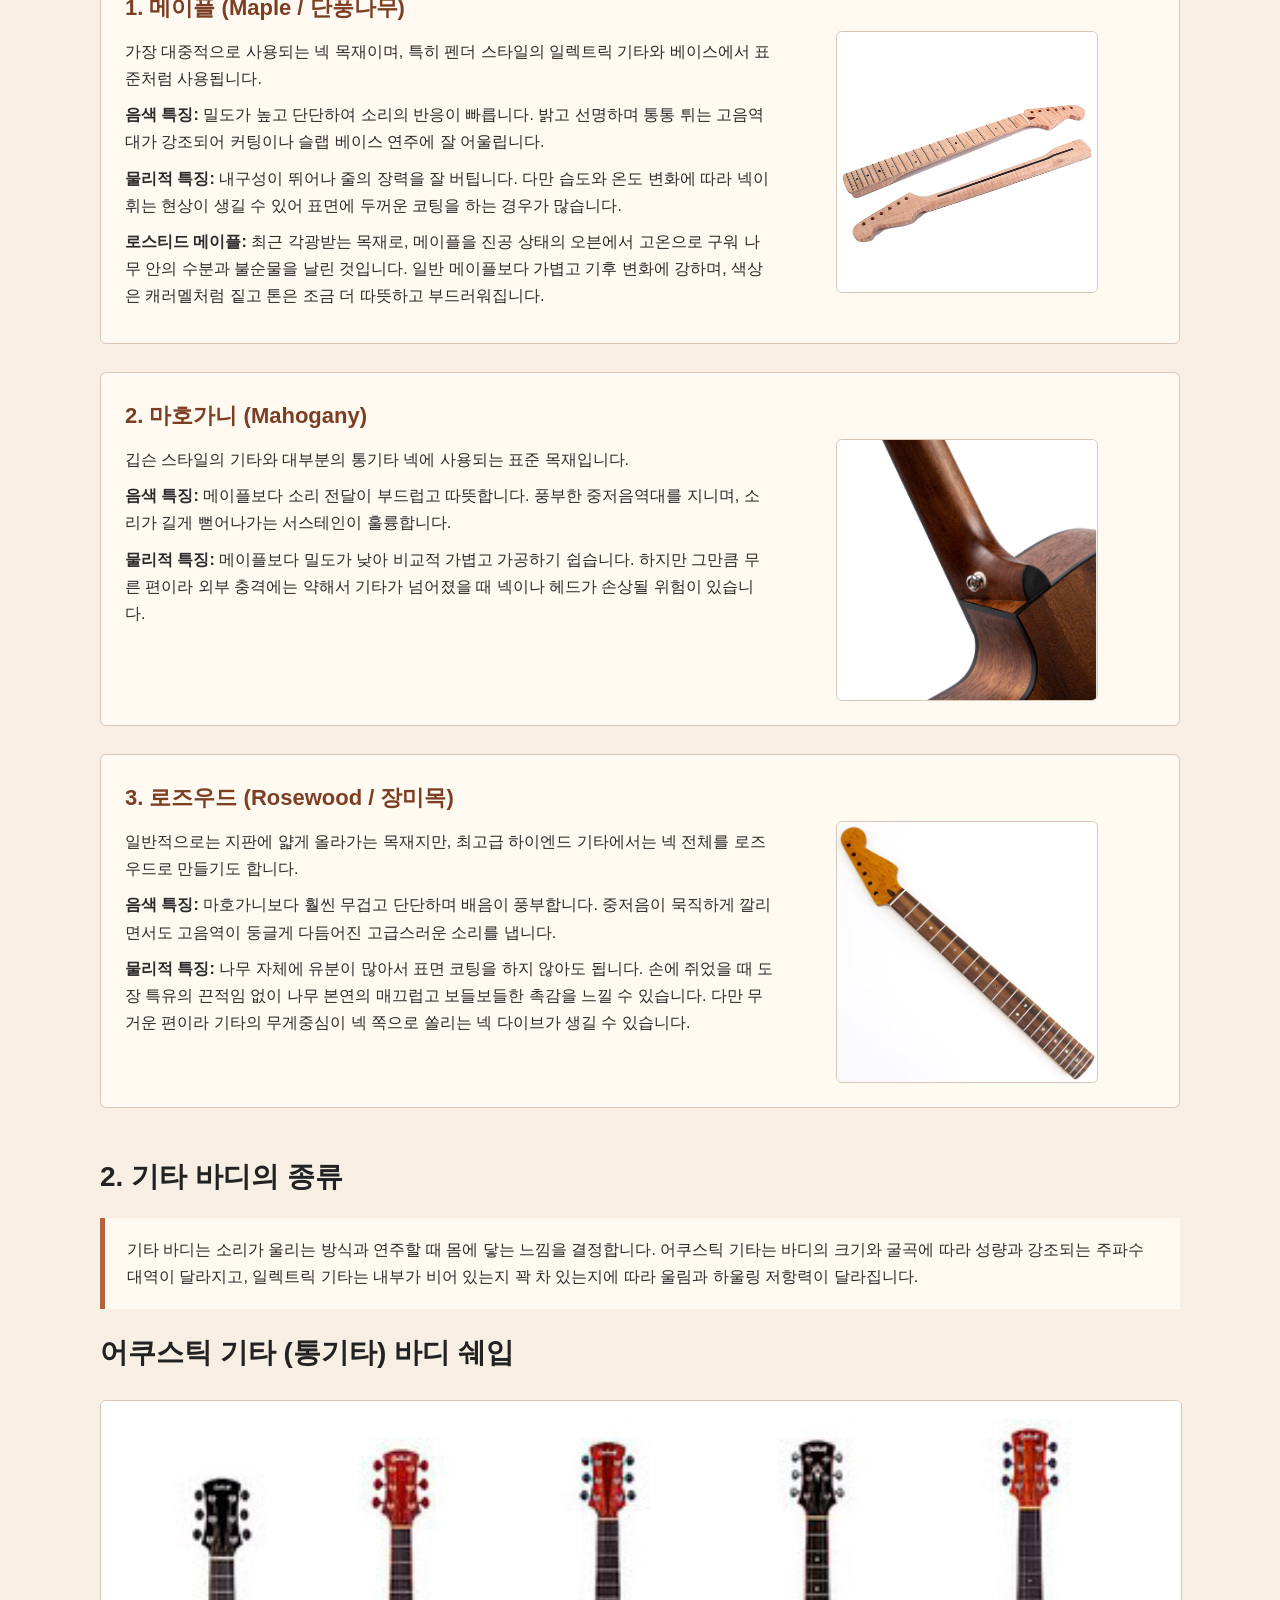
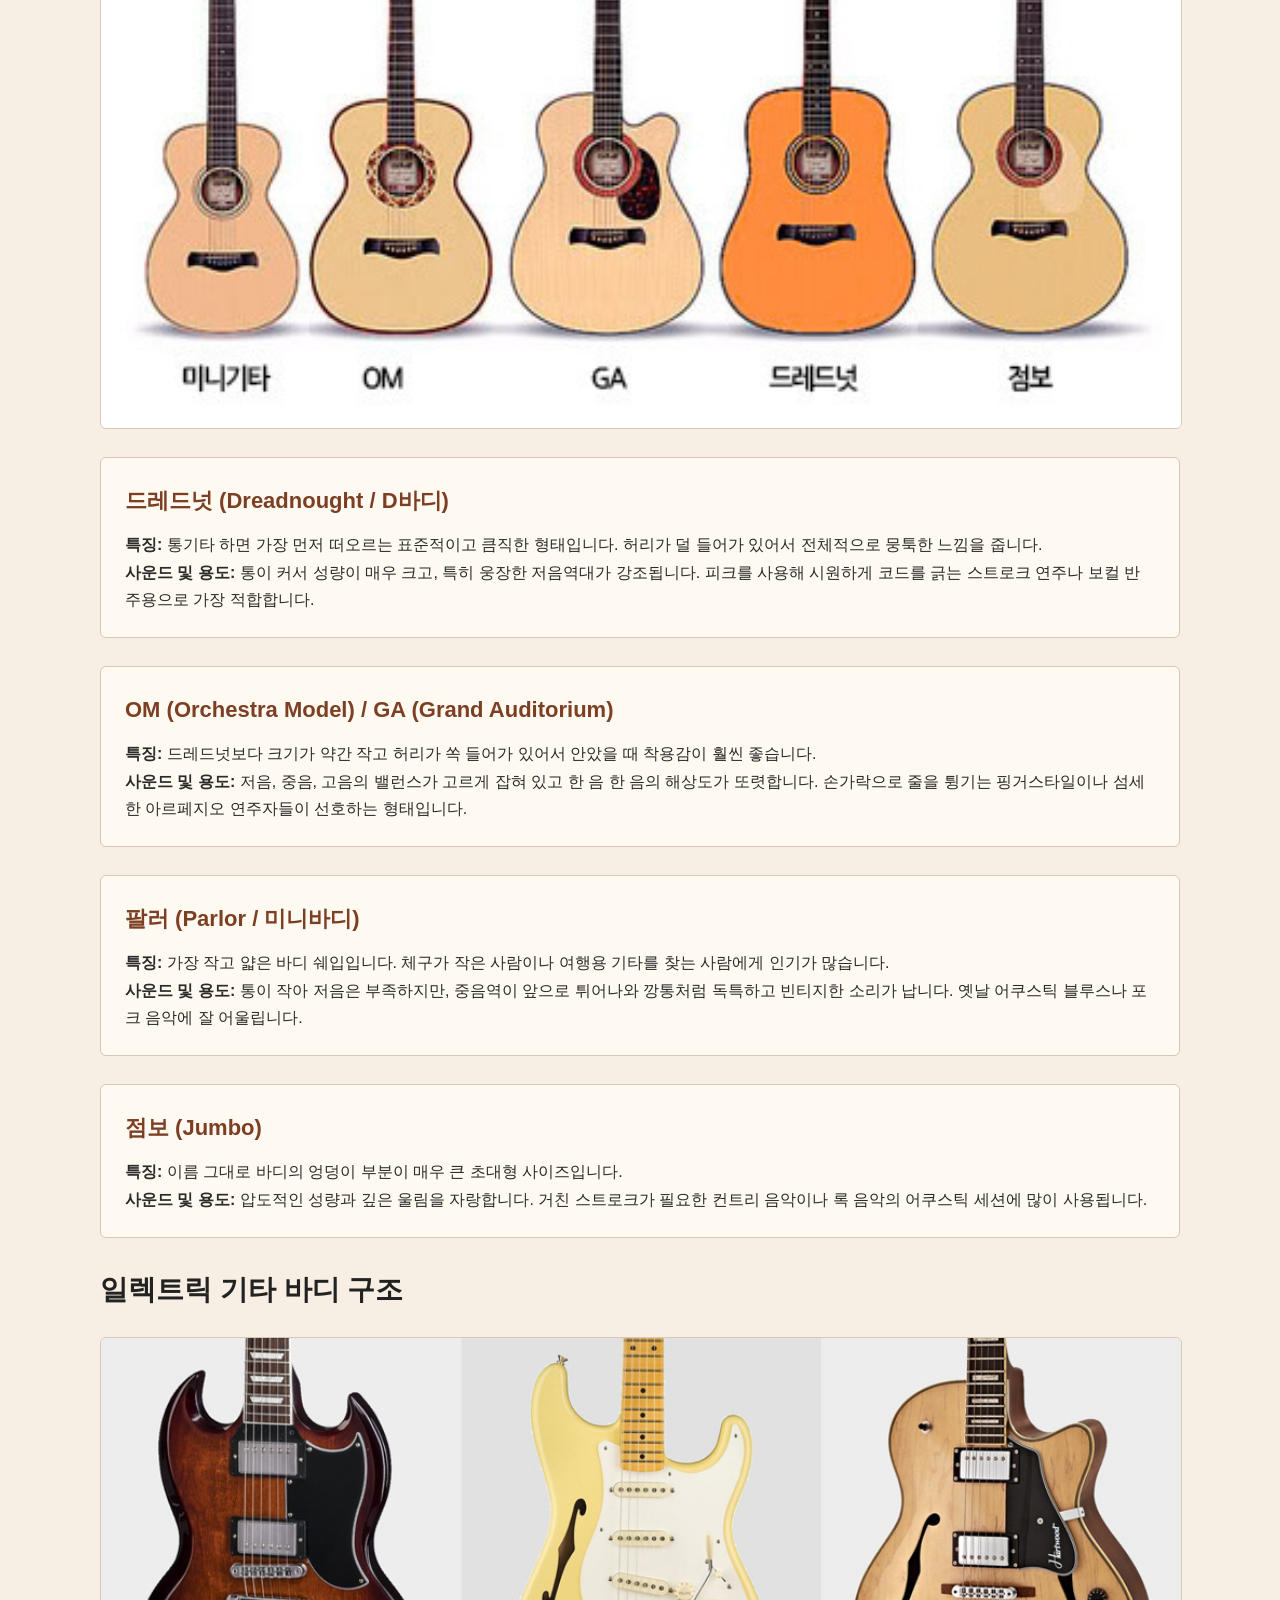
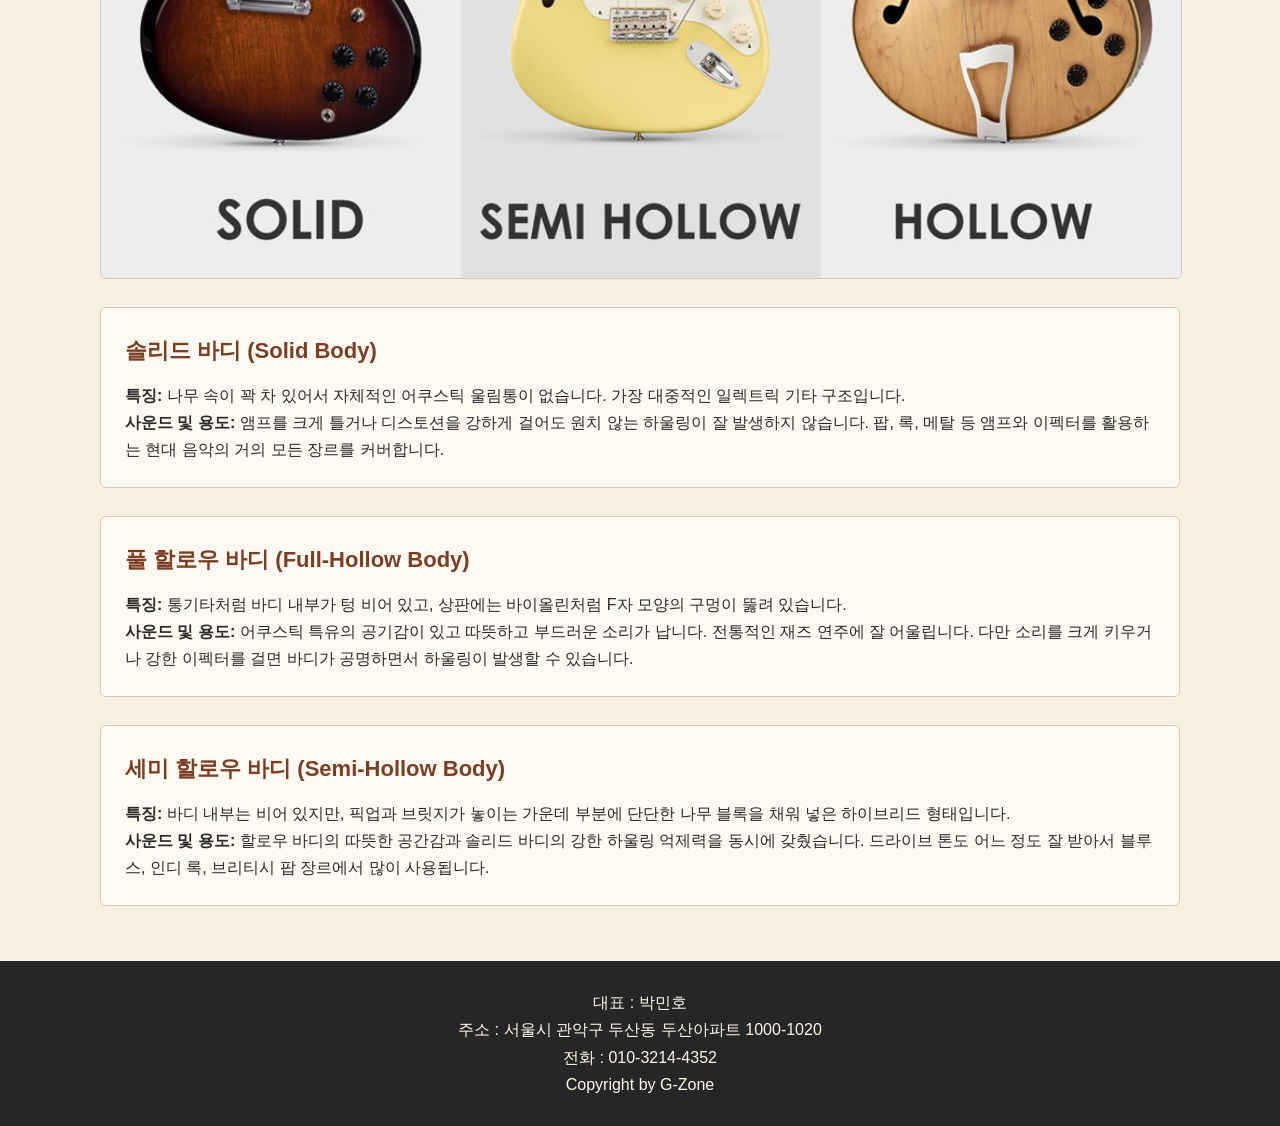
<file: roots.html>
﻿<!DOCTYPE html>
<html lang="ko">
<head>
  <meta charset="UTF-8">
  <title>Guitar Roots - G-ZONE</title>
  <link rel="stylesheet" href="style.css">
</head>
<body>
  <header>
    <div id="logo"><a href="index.html">G-ZONE</a></div>
    <nav>
      <ul>
        <li><a class="active" href="roots.html">Guitar Roots</a></li>
        <li><a href="skill.html">Skill Up Guide</a></li>
        <li><a href="gear.html">Gear &amp; Tones</a></li>
        <li><a href="hall.html">Hall of Fame</a></li>
        <li><a href="maintenance.html">Maintenance</a></li>
        <li><a href="login.html">Login</a></li>
      </ul>
    </nav>
  </header>

  <main>
    <section class="sub_visual roots_visual">
      <h1>Guitar Roots</h1>
      <p>기타 종류별 특징 정보</p>
    </section>

    <section class="section_area">
      <h2>기타는 생각보다 매우 다양합니다</h2>
      <p class="lead_text">
        기타는 겉모습이 비슷해 보여도 줄의 재질, 바디 구조, 소리를 내는 방식에 따라 성격이 많이 달라집니다.
        내가 노래 반주를 하고 싶은지, 밴드 합주를 하고 싶은지, 손가락으로 섬세한 곡을 연주하고 싶은지 먼저 정하면
        자신에게 맞는 기타를 고르기가 훨씬 쉬워집니다.
      </p>

      <article class="detail_card">
        <div class="detail_text">
          <h3>[Acoustic Guitar]</h3>
          <p>정식 명칭은 어쿠스틱 기타 또는 포크 기타라고 불리며, 별도의 전자 장치 없이 나무 울림통의 공명만으로 소리를 내는 가장 대중적인 악기입니다.</p>
          <p>6개의 줄이 모두 쇠줄로 이루어져 있어 찰랑거리고 밝으며, 고음역대가 시원하게 뻗어 나가는 카랑카랑한 음색이 특징입니다. 입문할 때는 손가락 통증이 조금 있을 수 있습니다.</p>
          <p>마이크나 앰프 연결 없이도 가슴을 울리는 따뜻하고 풍부한 자연 울림을 만들어냅니다. 바디 크기(D바디, OM바디 등)에 따라 성량과 음색의 밸런스도 달라집니다.</p>
          <p>장소의 제약 없이 어디서든 연주가 가능해서 버스킹이나 싱어송라이터의 반주 악기로 많이 사용됩니다.</p>
        </div>
        <div class="detail_img">
          <img src="image/ag.jpg" alt="어쿠스틱 기타">
        </div>
      </article>

      <article class="detail_card">
        <div class="detail_text">
          <h3>[Electric Guitar]</h3>
          <p>울림통이 없거나 내부가 비어 있지 않은 솔리드 바디가 주를 이루며, 줄의 진동을 전기 신호로 바꾸어 앰프를 통해 소리를 키우는 현대적인 기타입니다.</p>
          <p>기타 바디에 장착된 자석 장치인 픽업이 핵심입니다. 픽업은 줄의 진동을 전기 신호로 포착하고, 이 신호가 이펙터와 앰프를 지나면서 여러 가지 톤으로 변합니다.</p>
          <p>맑은 생톤부터 찌그러진 드라이브 톤, 공간감 있는 이펙터 사운드까지 연주자가 원하는 소리를 자유롭게 만들 수 있습니다.</p>
          <p>통기타보다 줄 장력이 약하고 넥이 얇은 편이라 손가락이 덜 아프고, 하이프렛 속주나 밴딩 같은 화려한 테크닉에도 잘 어울립니다.</p>
        </div>
        <div class="detail_img">
          <img src="image/eg.webp" alt="일렉 기타">
        </div>
      </article>

      <article class="detail_card">
        <div class="detail_text">
          <h3>[Classical Guitar]</h3>
          <p>현대 기타의 직계 조상에 가까운 악기로, 스패니시 기타라고도 불립니다. 나일론 줄을 사용해 은은하고 따뜻한 음색을 냅니다.</p>
          <p>높은 음의 3줄은 투명한 나일론, 낮은 음의 3줄은 은도금된 동선을 사용합니다. 줄이 부드럽고 장력이 약해서 초보자가 누르기 편안한 편입니다.</p>
          <p>통기타나 일렉기타보다 지판 폭이 넓고 표면이 평평합니다. 음 사이의 간격이 넓어 정교한 클래식 독주에서 음이 섞이지 않도록 도와줍니다.</p>
          <p>피크를 사용하지 않고 손가락 끝이나 손톱으로 줄을 퉁겨 연주하므로, 연주자의 터치에 따라 섬세한 감정 표현이 가능합니다.</p>
        </div>
        <div class="detail_img">
          <img src="image/cg.jpg" alt="클래식 기타">
        </div>
      </article>
    </section>

    <section class="section_area">
      <h2>1. 기타 넥의 종류</h2>
      <p class="lead_text">
        기타를 구매할 때 넥은 연주감, 톤, 내구성에 영향을 주는 중요한 기준입니다.
        같은 기타처럼 보여도 넥의 모양과 사용된 목재에 따라 손에 잡히는 느낌과 소리의 성격이 달라집니다.
      </p>

      <h2>모양에 따른 종류</h2>
      <article class="detail_card">
        <div class="detail_text">
          <h3>C-Shape (C 넥)</h3>
          <p><strong>특징:</strong> 가장 대중적이고 표준적인 둥근 형태입니다. 빈티지 C와 조금 더 얇게 깎인 모던 C로 나뉩니다.</p>
          <p><strong>연주감 및 용도:</strong> 손에 쥐었을 때 가장 무난하고 편안합니다. 코드 연주부터 솔로잉까지 범용적으로 사용하기 좋아 초보자부터 전문가까지 두루 선호합니다.</p>

          <h3>U-Shape (U 넥)</h3>
          <p><strong>특징:</strong> C 넥보다 어깨 부분이 두툼해서 일명 야구 방망이 넥이라고도 불립니다.</p>
          <p><strong>연주감 및 용도:</strong> 넥이 두꺼워 손이 큰 연주자에게 안정감을 줍니다. 엄지손가락을 넥 위로 걸쳐 쥐는 썸오버 스타일이나 블루스, 리듬 기타 연주에 잘 어울립니다.</p>

          <h3>V-Shape (V 넥)</h3>
          <p><strong>특징:</strong> 넥 중앙부가 V자 형태로 뾰족하게 튀어나와 있습니다. 각도에 따라 Hard V와 Soft V로 구분됩니다.</p>
          <p><strong>연주감 및 용도:</strong> V자의 꼭짓점 부분에 엄지를 지지하기 좋아 썸오버 그립에 최적화되어 있습니다. 다만 바레 코드나 하이코드를 잡을 때는 다소 피로할 수 있어 호불호가 강합니다.</p>

          <h3>D-Shape (D 넥 / Flat Oval)</h3>
          <p><strong>특징:</strong> C 넥의 중앙 부분을 평평하게 깎아낸 듯한 넓고 납작한 모양입니다.</p>
          <p><strong>연주감 및 용도:</strong> 엄지를 넥 뒷면 중앙에 세우고 손가락을 지판에 수직으로 올리는 클래식한 폼에 유리합니다. 테크니컬한 속주를 즐기는 메탈 연주자들이 특히 선호합니다.</p>

          <h3>Asymmetrical (비대칭 넥)</h3>
          <p><strong>특징:</strong> 저음현 쪽은 두껍게, 고음현 쪽은 얇게 깎아 인체공학적으로 설계한 현대적인 넥입니다.</p>
          <p><strong>연주감 및 용도:</strong> 손을 쥐었을 때 빈 공간 없이 자연스럽게 감기는 그립감을 제공하여 장시간 연주할 때 피로도를 줄여줍니다.</p>
        </div>
        <div class="detail_img neck_shape_img">
          <img src="image/G_Neck_shapes.webp" alt="기타 넥 모양 종류">
        </div>
      </article>

      <h2>목재에 따른 종류</h2>
      <p class="lead_text">
        넥은 기타 줄의 강한 장력을 직접 버텨야 하고, 줄의 울림을 바디로 전달하는 핵심 통로입니다.
        따라서 어떤 나무를 썼느냐에 따라 기타의 톤, 내구성, 손에 닿는 질감이 크게 달라집니다.
      </p>

      <article class="detail_card">
        <div class="detail_text">
          <h3>1. 메이플 (Maple / 단풍나무)</h3>
          <p>가장 대중적으로 사용되는 넥 목재이며, 특히 펜더 스타일의 일렉트릭 기타와 베이스에서 표준처럼 사용됩니다.</p>
          <p><strong>음색 특징:</strong> 밀도가 높고 단단하여 소리의 반응이 빠릅니다. 밝고 선명하며 통통 튀는 고음역대가 강조되어 커팅이나 슬랩 베이스 연주에 잘 어울립니다.</p>
          <p><strong>물리적 특징:</strong> 내구성이 뛰어나 줄의 장력을 잘 버팁니다. 다만 습도와 온도 변화에 따라 넥이 휘는 현상이 생길 수 있어 표면에 두꺼운 코팅을 하는 경우가 많습니다.</p>
          <p><strong>로스티드 메이플:</strong> 최근 각광받는 목재로, 메이플을 진공 상태의 오븐에서 고온으로 구워 나무 안의 수분과 불순물을 날린 것입니다. 일반 메이플보다 가볍고 기후 변화에 강하며, 색상은 캐러멜처럼 짙고 톤은 조금 더 따뜻하고 부드러워집니다.</p>
        </div>
        <div class="detail_img wood_img">
          <img src="image/Maple.webp" alt="메이플 넥 목재">
        </div>
      </article>

      <article class="detail_card">
        <div class="detail_text">
          <h3>2. 마호가니 (Mahogany)</h3>
          <p>깁슨 스타일의 기타와 대부분의 통기타 넥에 사용되는 표준 목재입니다.</p>
          <p><strong>음색 특징:</strong> 메이플보다 소리 전달이 부드럽고 따뜻합니다. 풍부한 중저음역대를 지니며, 소리가 길게 뻗어나가는 서스테인이 훌륭합니다.</p>
          <p><strong>물리적 특징:</strong> 메이플보다 밀도가 낮아 비교적 가볍고 가공하기 쉽습니다. 하지만 그만큼 무른 편이라 외부 충격에는 약해서 기타가 넘어졌을 때 넥이나 헤드가 손상될 위험이 있습니다.</p>
        </div>
        <div class="detail_img wood_img">
          <img src="image/Mahogany.jpg" alt="마호가니 넥 목재">
        </div>
      </article>

      <article class="detail_card">
        <div class="detail_text">
          <h3>3. 로즈우드 (Rosewood / 장미목)</h3>
          <p>일반적으로는 지판에 얇게 올라가는 목재지만, 최고급 하이엔드 기타에서는 넥 전체를 로즈우드로 만들기도 합니다.</p>
          <p><strong>음색 특징:</strong> 마호가니보다 훨씬 무겁고 단단하며 배음이 풍부합니다. 중저음이 묵직하게 깔리면서도 고음역이 둥글게 다듬어진 고급스러운 소리를 냅니다.</p>
          <p><strong>물리적 특징:</strong> 나무 자체에 유분이 많아서 표면 코팅을 하지 않아도 됩니다. 손에 쥐었을 때 도장 특유의 끈적임 없이 나무 본연의 매끄럽고 보들보들한 촉감을 느낄 수 있습니다. 다만 무거운 편이라 기타의 무게중심이 넥 쪽으로 쏠리는 넥 다이브가 생길 수 있습니다.</p>
        </div>
        <div class="detail_img wood_img">
          <img src="image/Rosewood.avif" alt="로즈우드 넥 목재">
        </div>
      </article>
    </section>

    <section class="section_area">
      <h2>2. 기타 바디의 종류</h2>
      <p class="lead_text">
        기타 바디는 소리가 울리는 방식과 연주할 때 몸에 닿는 느낌을 결정합니다.
        어쿠스틱 기타는 바디의 크기와 굴곡에 따라 성량과 강조되는 주파수 대역이 달라지고,
        일렉트릭 기타는 내부가 비어 있는지 꽉 차 있는지에 따라 울림과 하울링 저항력이 달라집니다.
      </p>

      <h2>어쿠스틱 기타 (통기타) 바디 쉐입</h2>
      <div class="wide_img body_shape_img">
        <img src="image/bodyshape1.png" alt="어쿠스틱 기타 바디 쉐입">
      </div>

      <article class="detail_card">
        <h3>드레드넛 (Dreadnought / D바디)</h3>
        <p><strong>특징:</strong> 통기타 하면 가장 먼저 떠오르는 표준적이고 큼직한 형태입니다. 허리가 덜 들어가 있어서 전체적으로 뭉툭한 느낌을 줍니다.</p>
        <p><strong>사운드 및 용도:</strong> 통이 커서 성량이 매우 크고, 특히 웅장한 저음역대가 강조됩니다. 피크를 사용해 시원하게 코드를 긁는 스트로크 연주나 보컬 반주용으로 가장 적합합니다.</p>
      </article>

      <article class="detail_card">
        <h3>OM (Orchestra Model) / GA (Grand Auditorium)</h3>
        <p><strong>특징:</strong> 드레드넛보다 크기가 약간 작고 허리가 쏙 들어가 있어서 안았을 때 착용감이 훨씬 좋습니다.</p>
        <p><strong>사운드 및 용도:</strong> 저음, 중음, 고음의 밸런스가 고르게 잡혀 있고 한 음 한 음의 해상도가 또렷합니다. 손가락으로 줄을 튕기는 핑거스타일이나 섬세한 아르페지오 연주자들이 선호하는 형태입니다.</p>
      </article>

      <article class="detail_card">
        <h3>팔러 (Parlor / 미니바디)</h3>
        <p><strong>특징:</strong> 가장 작고 얇은 바디 쉐입입니다. 체구가 작은 사람이나 여행용 기타를 찾는 사람에게 인기가 많습니다.</p>
        <p><strong>사운드 및 용도:</strong> 통이 작아 저음은 부족하지만, 중음역이 앞으로 튀어나와 깡통처럼 독특하고 빈티지한 소리가 납니다. 옛날 어쿠스틱 블루스나 포크 음악에 잘 어울립니다.</p>
      </article>

      <article class="detail_card">
        <h3>점보 (Jumbo)</h3>
        <p><strong>특징:</strong> 이름 그대로 바디의 엉덩이 부분이 매우 큰 초대형 사이즈입니다.</p>
        <p><strong>사운드 및 용도:</strong> 압도적인 성량과 깊은 울림을 자랑합니다. 거친 스트로크가 필요한 컨트리 음악이나 록 음악의 어쿠스틱 세션에 많이 사용됩니다.</p>
      </article>

      <h2>일렉트릭 기타 바디 구조</h2>
      <div class="wide_img body_shape_img">
        <img src="image/bodyshape2.png" alt="일렉트릭 기타 바디 구조">
      </div>

      <article class="detail_card">
        <h3>솔리드 바디 (Solid Body)</h3>
        <p><strong>특징:</strong> 나무 속이 꽉 차 있어서 자체적인 어쿠스틱 울림통이 없습니다. 가장 대중적인 일렉트릭 기타 구조입니다.</p>
        <p><strong>사운드 및 용도:</strong> 앰프를 크게 틀거나 디스토션을 강하게 걸어도 원치 않는 하울링이 잘 발생하지 않습니다. 팝, 록, 메탈 등 앰프와 이펙터를 활용하는 현대 음악의 거의 모든 장르를 커버합니다.</p>
      </article>

      <article class="detail_card">
        <h3>풀 할로우 바디 (Full-Hollow Body)</h3>
        <p><strong>특징:</strong> 통기타처럼 바디 내부가 텅 비어 있고, 상판에는 바이올린처럼 F자 모양의 구멍이 뚫려 있습니다.</p>
        <p><strong>사운드 및 용도:</strong> 어쿠스틱 특유의 공기감이 있고 따뜻하고 부드러운 소리가 납니다. 전통적인 재즈 연주에 잘 어울립니다. 다만 소리를 크게 키우거나 강한 이펙터를 걸면 바디가 공명하면서 하울링이 발생할 수 있습니다.</p>
      </article>

      <article class="detail_card">
        <h3>세미 할로우 바디 (Semi-Hollow Body)</h3>
        <p><strong>특징:</strong> 바디 내부는 비어 있지만, 픽업과 브릿지가 놓이는 가운데 부분에 단단한 나무 블록을 채워 넣은 하이브리드 형태입니다.</p>
        <p><strong>사운드 및 용도:</strong> 할로우 바디의 따뜻한 공간감과 솔리드 바디의 강한 하울링 억제력을 동시에 갖췄습니다. 드라이브 톤도 어느 정도 잘 받아서 블루스, 인디 록, 브리티시 팝 장르에서 많이 사용됩니다.</p>
      </article>
    </section>
  </main>

  <footer>
    <p>대표 : 박민호<br>
    주소 : 서울시 관악구 두산동 두산아파트 1000-1020<br>
    전화 : 010-3214-4352<br>
    Copyright by G-Zone</p>
  </footer>
</body>
</html>
</file>
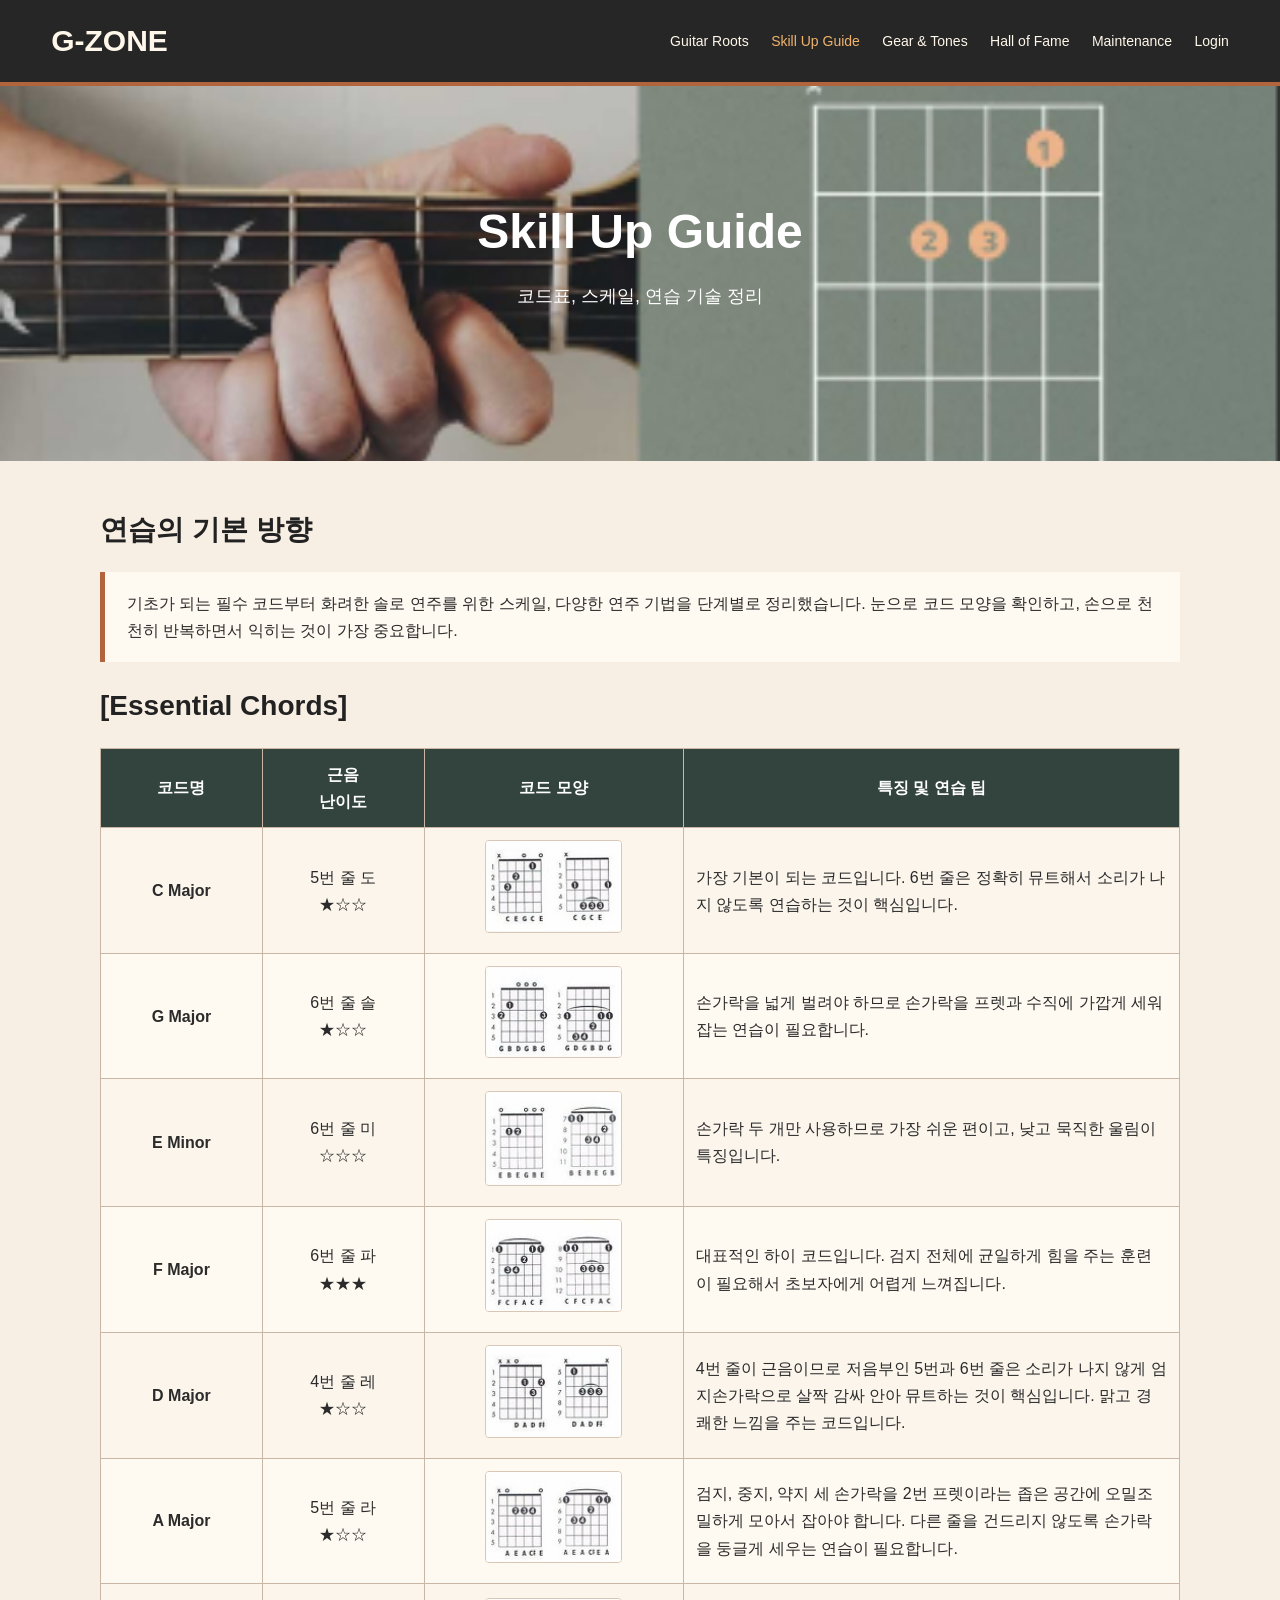
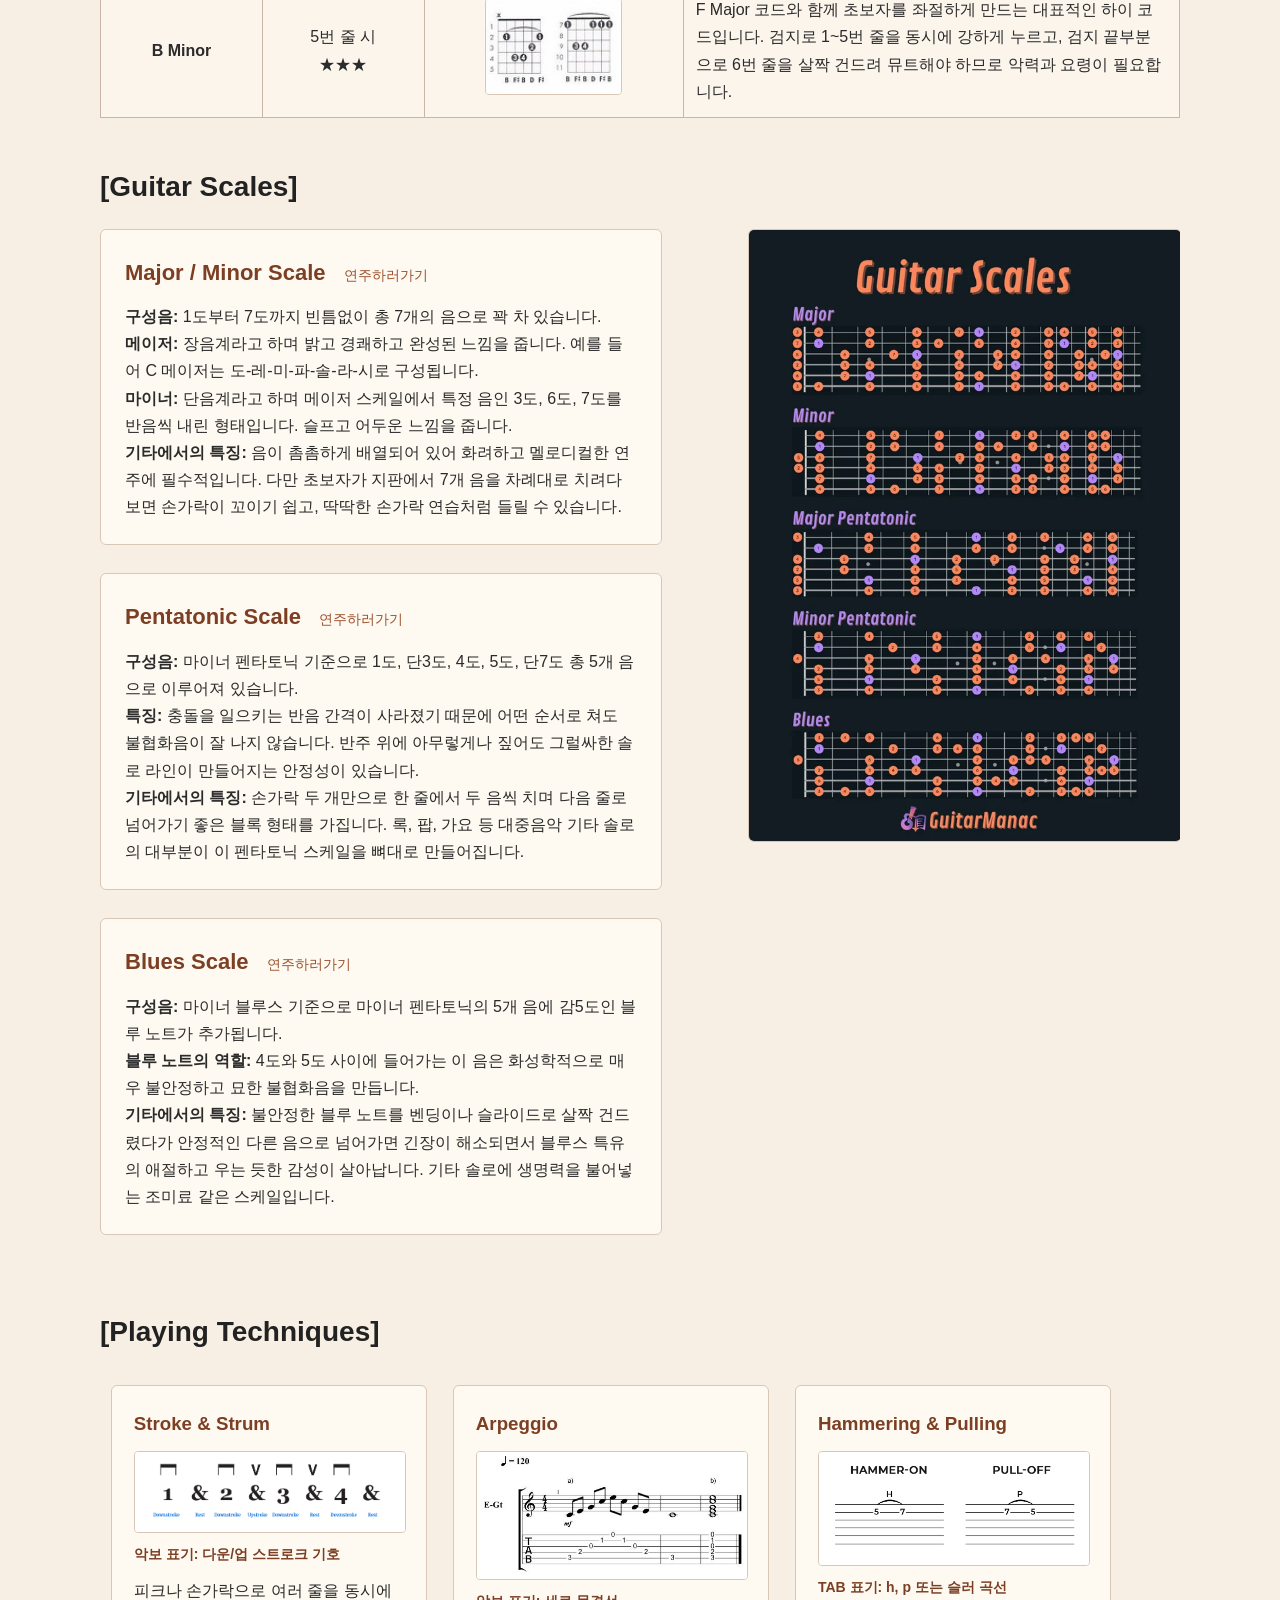
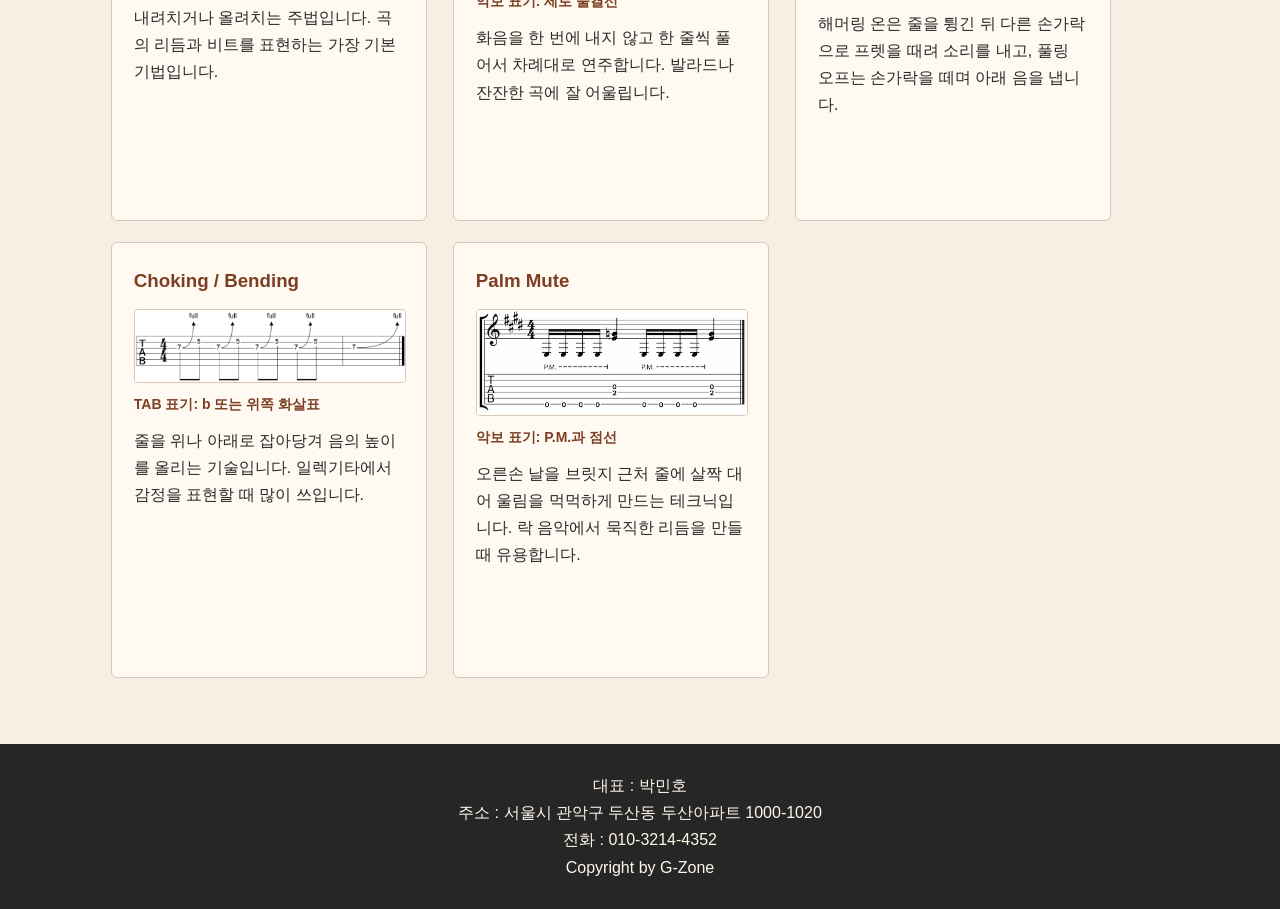
<file: skill.html>
﻿<!DOCTYPE html>
<html lang="ko">
<head>
  <meta charset="UTF-8">
  <title>Skill Up Guide - G-ZONE</title>
  <link rel="stylesheet" href="style.css">
</head>
<body>
  <header>
    <div id="logo"><a href="index.html">G-ZONE</a></div>
    <nav>
      <ul>
        <li><a href="roots.html">Guitar Roots</a></li>
        <li><a class="active" href="skill.html">Skill Up Guide</a></li>
        <li><a href="gear.html">Gear &amp; Tones</a></li>
        <li><a href="hall.html">Hall of Fame</a></li>
        <li><a href="maintenance.html">Maintenance</a></li>
        <li><a href="login.html">Login</a></li>
      </ul>
    </nav>
  </header>

  <main>
    <section class="sub_visual skill_visual">
      <h1>Skill Up Guide</h1>
      <p>코드표, 스케일, 연습 기술 정리</p>
    </section>

    <section class="section_area">
      <h2>연습의 기본 방향</h2>
      <p class="lead_text">
        기초가 되는 필수 코드부터 화려한 솔로 연주를 위한 스케일, 다양한 연주 기법을 단계별로 정리했습니다.
        눈으로 코드 모양을 확인하고, 손으로 천천히 반복하면서 익히는 것이 가장 중요합니다.
      </p>

      <h2>[Essential Chords]</h2>
      <div class="table_wrap">
        <table class="chord_table">
          <tr>
            <th class="code_name_col">코드명</th>
            <th class="root_col">근음<br>난이도</th>
            <th class="shape_col">코드 모양</th>
            <th class="tip_col">특징 및 연습 팁</th>
          </tr>
          <tr class="even">
            <td class="text_center"><strong>C Major</strong></td>
            <td class="text_center">5번 줄 도<br>★☆☆</td>
            <td class="text_center"><img class="chord_img" src="image/C_chord.jpg" alt="C 코드표"></td>
            <td>가장 기본이 되는 코드입니다. 6번 줄은 정확히 뮤트해서 소리가 나지 않도록 연습하는 것이 핵심입니다.</td>
          </tr>
          <tr>
            <td class="text_center"><strong>G Major</strong></td>
            <td class="text_center">6번 줄 솔<br>★☆☆</td>
            <td class="text_center"><img class="chord_img" src="image/G_chord.jpg" alt="G 코드표"></td>
            <td>손가락을 넓게 벌려야 하므로 손가락을 프렛과 수직에 가깝게 세워 잡는 연습이 필요합니다.</td>
          </tr>
          <tr class="even">
            <td class="text_center"><strong>E Minor</strong></td>
            <td class="text_center">6번 줄 미<br>☆☆☆</td>
            <td class="text_center"><img class="chord_img" src="image/Em_chord.jpg" alt="Em 코드표"></td>
            <td>손가락 두 개만 사용하므로 가장 쉬운 편이고, 낮고 묵직한 울림이 특징입니다.</td>
          </tr>
          <tr>
            <td class="text_center"><strong>F Major</strong></td>
            <td class="text_center">6번 줄 파<br>★★★</td>
            <td class="text_center"><img class="chord_img" src="image/F_chord.jpg" alt="F 코드표"></td>
            <td>대표적인 하이 코드입니다. 검지 전체에 균일하게 힘을 주는 훈련이 필요해서 초보자에게 어렵게 느껴집니다.</td>
          </tr>
          <tr class="even">
            <td class="text_center"><strong>D Major</strong></td>
            <td class="text_center">4번 줄 레<br>★☆☆</td>
            <td class="text_center"><img class="chord_img" src="image/D_chord.jpg" alt="D 코드표"></td>
            <td>4번 줄이 근음이므로 저음부인 5번과 6번 줄은 소리가 나지 않게 엄지손가락으로 살짝 감싸 안아 뮤트하는 것이 핵심입니다. 맑고 경쾌한 느낌을 주는 코드입니다.</td>
          </tr>
          <tr>
            <td class="text_center"><strong>A Major</strong></td>
            <td class="text_center">5번 줄 라<br>★☆☆</td>
            <td class="text_center"><img class="chord_img" src="image/A_chord.jpg" alt="A 코드표"></td>
            <td>검지, 중지, 약지 세 손가락을 2번 프렛이라는 좁은 공간에 오밀조밀하게 모아서 잡아야 합니다. 다른 줄을 건드리지 않도록 손가락을 둥글게 세우는 연습이 필요합니다.</td>
          </tr>
          <tr class="even">
            <td class="text_center"><strong>B Minor</strong></td>
            <td class="text_center">5번 줄 시<br>★★★</td>
            <td class="text_center"><img class="chord_img" src="image/Bm_chord.jpg" alt="Bm 코드표"></td>
            <td>F Major 코드와 함께 초보자를 좌절하게 만드는 대표적인 하이 코드입니다. 검지로 1~5번 줄을 동시에 강하게 누르고, 검지 끝부분으로 6번 줄을 살짝 건드려 뮤트해야 하므로 악력과 요령이 필요합니다.</td>
          </tr>
        </table>
      </div>
    </section>

    <section class="section_area two_column">
      <div class="text_box">
        <h2>[Guitar Scales]</h2>
        <div class="note_box">
          <h3>Major / Minor Scale <a class="practice_link" href="https://youtu.be/TF82RnR3qaY?si=uZOH3gwCVOatnHNl" target="blank">연주하러가기</a></h3>
          <p><strong>구성음:</strong> 1도부터 7도까지 빈틈없이 총 7개의 음으로 꽉 차 있습니다.</p>
          <p><strong>메이저:</strong> 장음계라고 하며 밝고 경쾌하고 완성된 느낌을 줍니다. 예를 들어 C 메이저는 도-레-미-파-솔-라-시로 구성됩니다.</p>
          <p><strong>마이너:</strong> 단음계라고 하며 메이저 스케일에서 특정 음인 3도, 6도, 7도를 반음씩 내린 형태입니다. 슬프고 어두운 느낌을 줍니다.</p>
          <p><strong>기타에서의 특징:</strong> 음이 촘촘하게 배열되어 있어 화려하고 멜로디컬한 연주에 필수적입니다. 다만 초보자가 지판에서 7개 음을 차례대로 치려다 보면 손가락이 꼬이기 쉽고, 딱딱한 손가락 연습처럼 들릴 수 있습니다.</p>
        </div>
        <div class="note_box">
          <h3>Pentatonic Scale <a class="practice_link" href="https://youtu.be/Q6fJQZS24-E?si=AQ0v83HaWUP8xS1Y" target="blank">연주하러가기</a></h3>
          <p><strong>구성음:</strong> 마이너 펜타토닉 기준으로 1도, 단3도, 4도, 5도, 단7도 총 5개 음으로 이루어져 있습니다.</p>
          <p><strong>특징:</strong> 충돌을 일으키는 반음 간격이 사라졌기 때문에 어떤 순서로 쳐도 불협화음이 잘 나지 않습니다. 반주 위에 아무렇게나 짚어도 그럴싸한 솔로 라인이 만들어지는 안정성이 있습니다.</p>
          <p><strong>기타에서의 특징:</strong> 손가락 두 개만으로 한 줄에서 두 음씩 치며 다음 줄로 넘어가기 좋은 블록 형태를 가집니다. 록, 팝, 가요 등 대중음악 기타 솔로의 대부분이 이 펜타토닉 스케일을 뼈대로 만들어집니다.</p>
        </div>
        <div class="note_box">
          <h3>Blues Scale <a class="practice_link" href="https://youtu.be/AXg39_kG-Jc?si=LsWFc3X_5mciSAEj" target="blank">연주하러가기</a></h3>
          <p><strong>구성음:</strong> 마이너 블루스 기준으로 마이너 펜타토닉의 5개 음에 감5도인 블루 노트가 추가됩니다.</p>
          <p><strong>블루 노트의 역할:</strong> 4도와 5도 사이에 들어가는 이 음은 화성학적으로 매우 불안정하고 묘한 불협화음을 만듭니다.</p>
          <p><strong>기타에서의 특징:</strong> 불안정한 블루 노트를 벤딩이나 슬라이드로 살짝 건드렸다가 안정적인 다른 음으로 넘어가면 긴장이 해소되면서 블루스 특유의 애절하고 우는 듯한 감성이 살아납니다. 기타 솔로에 생명력을 불어넣는 조미료 같은 스케일입니다.</p>
        </div>
      </div>
      <div class="image_box scale_img">
        <img src="image/guitar_scales.webp" alt="기타 스케일 지판표">
      </div>
    </section>

    <section class="section_area technique_area">
      <h2>[Playing Techniques]</h2>
      <article class="menu_card">
        <h3>Stroke &amp; Strum</h3>
        <img class="technique_symbol" src="image/StrokeStrum.png" alt="스트로크 악보 기호">
        <div class="symbol_note">악보 표기: 다운/업 스트로크 기호</div>
        <p>피크나 손가락으로 여러 줄을 동시에 내려치거나 올려치는 주법입니다. 곡의 리듬과 비트를 표현하는 가장 기본 기법입니다.</p>
      </article>
      <article class="menu_card">
        <h3>Arpeggio</h3>
        <img class="technique_symbol" src="image/Arpeggio.jpg" alt="아르페지오 악보 기호">
        <div class="symbol_note">악보 표기: 세로 물결선</div>
        <p>화음을 한 번에 내지 않고 한 줄씩 풀어서 차례대로 연주합니다. 발라드나 잔잔한 곡에 잘 어울립니다.</p>
      </article>
      <article class="menu_card">
        <h3>Hammering &amp; Pulling</h3>
        <img class="technique_symbol" src="image/hammeringonpullingoff.png" alt="해머링 풀링 악보 기호">
        <div class="symbol_note">TAB 표기: h, p 또는 슬러 곡선</div>
        <p>해머링 온은 줄을 튕긴 뒤 다른 손가락으로 프렛을 때려 소리를 내고, 풀링 오프는 손가락을 떼며 아래 음을 냅니다.</p>
      </article>
      <article class="menu_card">
        <h3>Choking / Bending</h3>
        <img class="technique_symbol" src="image/bending.png" alt="벤딩 악보 기호">
        <div class="symbol_note">TAB 표기: b 또는 위쪽 화살표</div>
        <p>줄을 위나 아래로 잡아당겨 음의 높이를 올리는 기술입니다. 일렉기타에서 감정을 표현할 때 많이 쓰입니다.</p>
      </article>
      <article class="menu_card">
        <h3>Palm Mute</h3>
        <img class="technique_symbol" src="image/palmmute.png" alt="팜뮤트 악보 기호">
        <div class="symbol_note">악보 표기: P.M.과 점선</div>
        <p>오른손 날을 브릿지 근처 줄에 살짝 대어 울림을 먹먹하게 만드는 테크닉입니다. 락 음악에서 묵직한 리듬을 만들 때 유용합니다.</p>
      </article>
    </section>
  </main>

  <footer>
    <p>대표 : 박민호<br>
    주소 : 서울시 관악구 두산동 두산아파트 1000-1020<br>
    전화 : 010-3214-4352<br>
    Copyright by G-Zone</p>
  </footer>
</body>
</html>
</file>
<file: style.css>
﻿* {
  margin: 0;
  padding: 0;
}

body {
  background-color: #f7efe3;
  color: #2b2b2b;
  font-family: "Malgun Gothic", Arial, sans-serif;
  line-height: 1.7;
}

a {
  color: #9b4f2c;
  text-decoration: none;
}

a:hover {
  text-decoration: underline;
}

header {
  width: 100%;
  height: 82px;
  overflow: hidden;
  background-color: #262626;
  border-bottom: 4px solid #b2653d;
}

#logo {
  float: left;
  margin-left: 4%;
  line-height: 82px;
  font-size: 30px;
  font-weight: bold;
  letter-spacing: 0;
}

#logo a {
  color: #fff7ea;
}

nav {
  float: right;
  margin-right: 4%;
  white-space: nowrap;
}

nav ul {
  list-style-type: none;
}

nav li {
  display: inline-block;
  line-height: 82px;
  margin-left: 18px;
  font-size: 14px;
  white-space: nowrap;
}

nav a {
  color: #fff7ea;
}

nav a.active,
nav a:hover {
  color: #f0b36c;
  text-decoration: none;
}

main {
  width: 100%;
}

#hero {
  min-height: 520px;
  background-image: url("image/guitar_pickup.png");
  background-repeat: no-repeat;
  background-position: center;
  background-size: cover;
  color: white;
}

.hero_text {
  width: 88%;
  max-width: 1000px;
  margin: 0 auto;
  padding-top: 145px;
}

.hero_text h1 {
  font-size: 72px;
  line-height: 1.1;
  margin-bottom: 16px;
}

.hero_text p {
  font-size: 22px;
}

.small_title {
  color: #f0b36c;
  font-size: 16px;
  font-weight: bold;
  margin-bottom: 6px;
}

.page_intro,
.section_area {
  width: 88%;
  max-width: 1080px;
  margin: 45px auto;
}

.page_intro {
  text-align: center;
}

.page_intro h2,
.section_area h2 {
  margin-bottom: 18px;
  color: #222;
  font-size: 28px;
}

.page_intro p {
  max-width: 800px;
  margin: 0 auto;
}

.menu_card {
  display: inline-block;
  vertical-align: top;
  width: 25%;
  min-height: 170px;
  margin: 1%;
  padding: 22px;
  background-color: #fffaf1;
  border: 1px solid #d8c7b6;
  border-radius: 6px;
}

.menu_card h3 {
  margin-bottom: 10px;
  color: #7c3f24;
}

.menu_card p {
  min-height: 86px;
}

.two_column,
.product_area,
.form_columns,
.detail_card {
  overflow: hidden;
}

.text_box {
  float: left;
  width: 52%;
}

.image_box {
  float: right;
  width: 40%;
}

.image_box img,
.product_img img,
.detail_img img,
.wide_img img,
.artist_photo img {
  width: 100%;
  border: 1px solid #d8c7b6;
  border-radius: 6px;
  display: block;
}

.table_wrap {
  width: 100%;
}

table {
  width: 100%;
  border-collapse: collapse;
  background-color: #fffaf1;
}

th,
td {
  border: 1px solid #c9b6a4;
  padding: 12px;
  text-align: left;
  vertical-align: middle;
}

th {
  background-color: #33443f;
  color: white;
}

.chord_table th {
  text-align: center;
}

.chord_table .code_name_col {
  width: 15%;
}

.chord_table .root_col {
  width: 15%;
}

.chord_table .shape_col {
  width: 24%;
}

.chord_table .tip_col {
  width: 46%;
}

.even td {
  background-color: #fbf5ec;
}

.text_center {
  text-align: center;
}

.sub_visual {
  min-height: 270px;
  padding-top: 105px;
  text-align: center;
  color: white;
  background-color: #333;
  background-repeat: no-repeat;
  background-position: center;
  background-size: cover;
}

.sub_visual h1 {
  font-size: 48px;
  margin-bottom: 8px;
}

.sub_visual p {
  font-size: 18px;
}

.roots_visual {
  background-image: url("image/studio.png");
}

.skill_visual {
  background-image: url("image/chord.png");
}

.gear_visual {
  background-image: url("image/pedalboard.png");
}

.hall_visual {
  background-image: url("image/guitar_pickup.png");
}

.maintenance_visual {
  background-image: url("image/care_tools.png");
}

.login_visual {
  background-image: url("image/studio.png");
}

.product_img {
  float: left;
  width: 38%;
}

.product_text {
  float: right;
  width: 56%;
}

form {
  padding: 24px;
  background-color: #fffaf1;
  border: 1px solid #d8c7b6;
  border-radius: 6px;
}

label {
  display: block;
  margin-top: 12px;
  margin-bottom: 6px;
  font-weight: bold;
}

input,
select,
textarea {
  width: 90%;
  padding: 10px;
  border: 1px solid #bca995;
  font-family: "Malgun Gothic", Arial, sans-serif;
  font-size: 15px;
}

input[type="submit"] {
  width: auto;
  margin-top: 18px;
  padding: 10px 22px;
  border: 0;
  background-color: #9b4f2c;
  color: white;
  cursor: pointer;
}

.form_box {
  float: left;
  width: 46%;
  margin: 0 2%;
}

.detail_card,
.artist_box,
.note_box {
  margin-bottom: 28px;
  padding: 24px;
  background-color: #fffaf1;
  border: 1px solid #d8c7b6;
  border-radius: 6px;
}

.detail_card h3,
.artist_box h3,
.note_box h3 {
  margin-bottom: 12px;
  color: #7c3f24;
  font-size: 22px;
}

.detail_text {
  float: left;
  width: 63%;
}

.detail_img {
  float: right;
  width: 31%;
  margin-top: 6px;
}

.neck_shape_img,
.wood_img {
  margin-top: 42px;
}

.neck_shape_img img,
.wood_img img {
  width: auto;
  max-width: 100%;
  height: auto;
  max-height: 260px;
  background-color: #ffffff;
}

.detail_text p,
.detail_text li,
.artist_box li,
.note_box li {
  margin-bottom: 9px;
}

.detail_text ul,
.detail_text ol,
.artist_box ul,
.note_box ul,
.note_box ol {
  margin-left: 22px;
}

.lead_text {
  margin-bottom: 20px;
  padding: 18px 22px;
  background-color: #fffaf1;
  border-left: 5px solid #b2653d;
}

.chord_img {
  width: 135px;
  max-width: 100%;
  border: 1px solid #d8c7b6;
  border-radius: 4px;
}

.wide_img {
  margin-top: 24px;
}

.body_shape_img {
  margin-bottom: 28px;
}

.body_shape_img img {
  background-color: #ffffff;
}

.scale_img {
  margin-top: 66px;
}

.scale_img img {
  height: auto;
  background-color: #111820;
}

.practice_link {
  display: inline-block;
  margin-left: 12px;
  font-size: 14px;
  font-weight: normal;
  color: #9b4f2c;
}

.technique_symbol {
  display: block;
  width: auto;
  max-width: 100%;
  height: auto;
  max-height: 135px;
  margin: 12px 0 10px;
  border: 1px solid #d8c7b6;
  border-radius: 4px;
  background-color: #fffaf1;
}

.symbol_note {
  margin-bottom: 10px;
  color: #7c3f24;
  font-size: 14px;
  font-weight: bold;
}

.technique_area .menu_card {
  min-height: 390px;
}

.technique_area .menu_card p {
  min-height: 118px;
}

.artist_box {
  overflow: hidden;
}

.artist_text {
  float: left;
  width: 62%;
}

.artist_photo {
  float: right;
  width: 32%;
}

.artist_photo img {
  width: auto;
  max-width: 100%;
  height: auto;
  max-height: 250px;
}

.sub_title {
  color: #666;
  font-size: 16px;
  font-weight: normal;
}

.step_list {
  padding-left: 48px;
}

.step_list li {
  margin-bottom: 14px;
}

footer {
  margin-top: 55px;
  padding: 28px 0;
  background-color: #262626;
  color: #fff7ea;
  text-align: center;
}

@media screen and (max-width: 768px) {
  header {
    height: auto;
    padding-bottom: 14px;
  }

  #logo {
    float: none;
    margin-left: 0;
    text-align: center;
    line-height: 64px;
  }

  nav {
    float: none;
    margin-right: 0;
    text-align: center;
  }

  nav li {
    display: block;
    line-height: 34px;
    margin-left: 0;
  }

  .hero_text {
    padding-top: 90px;
  }

  .hero_text h1 {
    font-size: 48px;
  }

  .hero_text p {
    font-size: 18px;
  }

  .menu_card,
  .text_box,
  .image_box,
  .product_img,
  .product_text,
  .form_box,
  .detail_text,
  .detail_img,
  .artist_text,
  .artist_photo {
    display: block;
    float: none;
    width: auto;
    margin: 18px 0;
  }

  .sub_visual h1 {
    font-size: 38px;
  }

  th,
  td {
    padding: 8px;
    font-size: 14px;
  }
}

@media screen and (max-width: 480px) {
  .hero_text h1 {
    font-size: 40px;
  }
}
</file>
